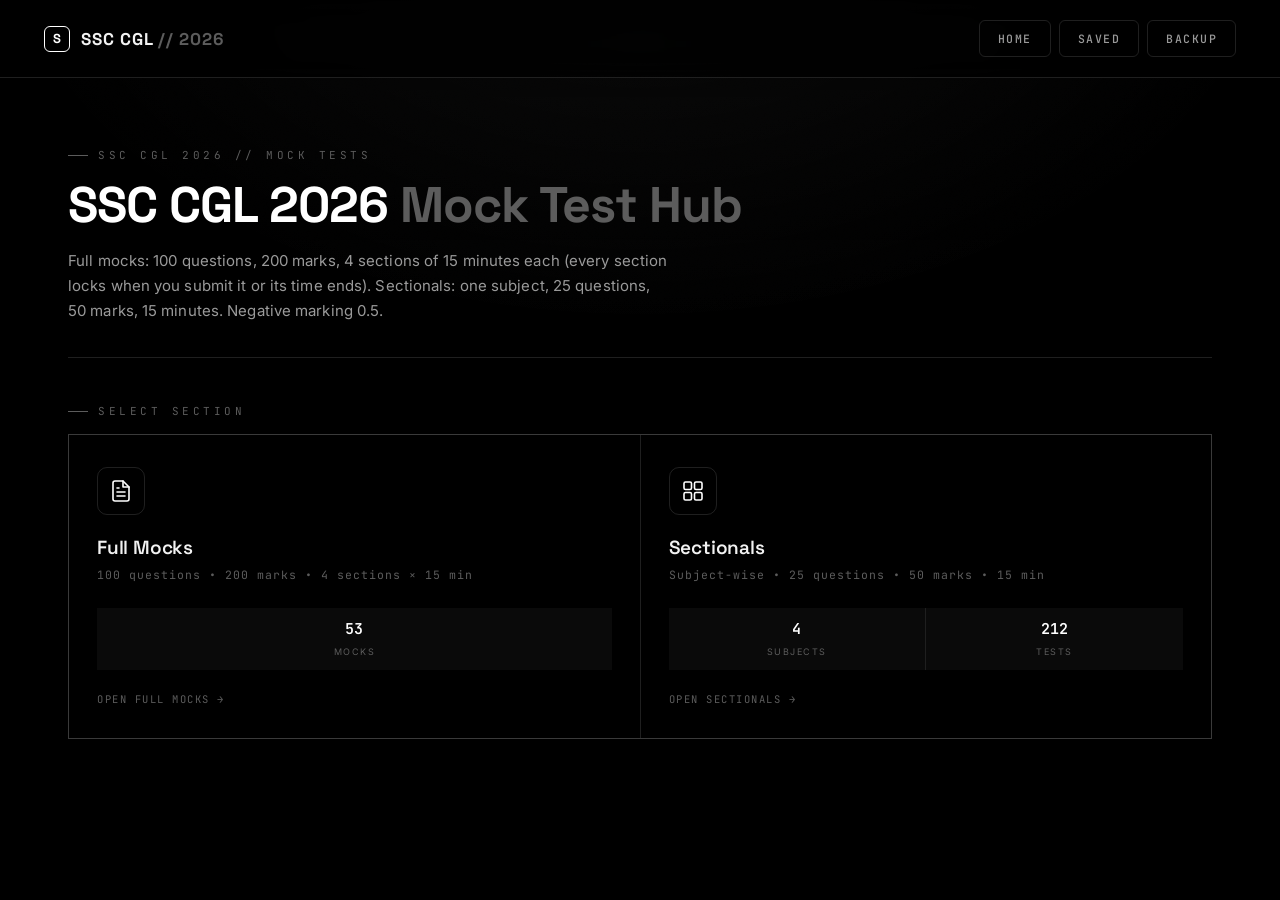
<file: index.html>
<!DOCTYPE html>
<html lang="en">
<head>
<meta charset="UTF-8">
<meta name="referrer" content="no-referrer">
<meta name="viewport" content="width=device-width, initial-scale=1.0">
<title>SSC CGL 2026 // MOCK TEST HUB | THE SSC SCHOLARS OFFICIAL</title>
<link rel="preconnect" href="https://fonts.googleapis.com">
<link href="https://fonts.googleapis.com/css2?family=Space+Grotesk:wght@400;500;600;700&family=Inter:wght@400;500;600;700&family=JetBrains+Mono:wght@400;500;600;700&display=swap" rel="stylesheet">
<style>
:root{
  --bg:#000000; --panel:#0a0a0a; --panel-2:#111111; --panel-3:#161616;
  --white:#ffffff; --text:#f2f2f2; --text-dim:#9a9a9a; --text-faint:#5c5c5c;
  --border:rgba(255,255,255,0.12); --border-strong:rgba(255,255,255,0.4); --border-hover:rgba(255,255,255,0.55);
}
*{box-sizing:border-box; margin:0; padding:0;}
html{scroll-behavior:smooth;}
body{background:var(--bg); color:var(--text); font-family:'Inter',sans-serif; min-height:100vh; position:relative; overflow-x:hidden;}
::selection{background:var(--white); color:#000;}
::-webkit-scrollbar{width:8px;}
::-webkit-scrollbar-track{background:var(--bg);}
::-webkit-scrollbar-thumb{background:#2a2a2a; border-radius:5px;}
::-webkit-scrollbar-thumb:hover{background:#3a3a3a;}
a{color:inherit; text-decoration:none;}
body::before{content:''; position:fixed; inset:0; z-index:0; pointer-events:none;
  background:radial-gradient(ellipse 1100px 700px at 50% -10%, rgba(255,255,255,0.05), transparent 60%);}
.grain{position:fixed; inset:0; z-index:1; pointer-events:none; opacity:0.035; mix-blend-mode:overlay;
  background-image:url("data:image/svg+xml,%3Csvg xmlns='http://www.w3.org/2000/svg' width='120' height='120'%3E%3Cfilter id='n'%3E%3CfeTurbulence type='fractalNoise' baseFrequency='0.9' numOctaves='2' stitchTiles='stitch'/%3E%3C/filter%3E%3Crect width='100%25' height='100%25' filter='url(%23n)'/%3E%3C/svg%3E");}
.vignette{position:fixed; inset:0; z-index:1; pointer-events:none; box-shadow:inset 0 0 200px rgba(0,0,0,0.8);}

#app{position:relative; z-index:5; min-height:100vh; display:flex; flex-direction:column;}
#topbar{display:flex; align-items:center; justify-content:space-between; padding:20px clamp(18px,4vw,44px);
  border-bottom:1px solid var(--border); background:rgba(0,0,0,0.7); backdrop-filter:blur(14px); position:sticky; top:0; z-index:30;}
.brand{display:flex; align-items:center; gap:11px; cursor:pointer; user-select:none;}
.brand-mark{width:26px; height:26px; border:1.5px solid var(--white); border-radius:6px; display:flex; align-items:center; justify-content:center;}
.brand-mark::after{content:'S'; font-family:'Space Grotesk',sans-serif; font-weight:700; font-size:13px; color:var(--white);}
.brand-text{font-family:'Space Grotesk',sans-serif; font-weight:700; font-size:17px; letter-spacing:1px; color:var(--text);}
.brand-text span{color:var(--text-faint);}
.chip-btn{font-family:'JetBrains Mono',monospace; font-weight:500; font-size:11.5px; letter-spacing:1.5px; color:var(--text-dim);
  background:transparent; border:1px solid var(--border); padding:10px 18px; border-radius:6px; cursor:pointer; text-transform:uppercase; transition:all .2s ease;}
.chip-btn:hover{border-color:var(--border-hover); color:var(--white); background:rgba(255,255,255,0.04);}

main#viewport{flex:1; padding:clamp(20px,4vw,50px) clamp(16px,4vw,28px) 90px; max-width:1200px; width:100%; margin:0 auto;}
.view{display:none;}
.view.active{display:block; animation:viewin .4s ease;}
@keyframes viewin{from{opacity:0; transform:translateY(10px);} to{opacity:1; transform:translateY(0);}}

.eyebrow{font-family:'JetBrains Mono',monospace; font-size:11px; color:var(--text-faint); letter-spacing:3.5px; text-transform:uppercase; margin-bottom:16px; display:flex; align-items:center; gap:10px;}
.eyebrow::before{content:''; width:20px; height:1px; background:var(--text-faint);}
.hero-title{font-family:'Space Grotesk',sans-serif; font-weight:700; font-size:clamp(30px,5.4vw,50px); letter-spacing:-1px; line-height:1.1; color:var(--white);}
.hero-title .dim{color:var(--text-faint);}
.hero-sub{color:var(--text-dim); font-size:15px; letter-spacing:0.1px; margin-top:16px; max-width:600px; line-height:1.65;}
.hero-wrap{padding:20px 0 8px; border-bottom:1px solid var(--border); margin-bottom:46px; padding-bottom:34px;}

.cat-grid{display:grid; grid-template-columns:repeat(auto-fit,minmax(260px,1fr)); gap:1px; background:var(--border); border:1px solid var(--border);}
.cat-card{position:relative; cursor:pointer; background:var(--bg); transition:background .2s ease; display:block;}
.cat-card:hover{background:var(--panel-2);}
.cat-card-inner{position:relative; padding:32px 28px; height:100%;}
.cat-icon-wrap{width:48px; height:48px; border-radius:10px; display:flex; align-items:center; justify-content:center; border:1px solid var(--border); transition:border-color .2s ease;}
.cat-card:hover .cat-icon-wrap{border-color:var(--border-hover);}
.cat-icon-wrap svg{width:24px; height:24px;}
.cat-title{font-family:'Space Grotesk',sans-serif; font-weight:600; font-size:19px; margin-top:20px; letter-spacing:-0.2px;}
.cat-sub{color:var(--text-faint); font-size:11.5px; margin-top:6px; font-family:'JetBrains Mono',monospace; letter-spacing:1px; line-height:1.5;}
.cat-stats{display:flex; gap:1px; margin-top:24px; background:var(--border);}
.stat-pill{flex:1; background:var(--panel); padding:11px 8px; text-align:center;}
.stat-pill b{display:block; font-family:'JetBrains Mono',monospace; font-size:15px; color:var(--white); font-weight:600;}
.stat-pill span{font-size:9px; color:var(--text-faint); letter-spacing:1.5px; text-transform:uppercase;}
.cat-cta{margin-top:22px; display:flex; align-items:center; gap:8px; font-family:'JetBrains Mono',monospace; font-size:10.5px; color:var(--text-faint); letter-spacing:1.5px; text-transform:uppercase; transition:all .2s ease;}
.cat-card:hover .cat-cta{color:var(--white); gap:12px;}

.back-link{display:inline-flex; align-items:center; gap:8px; color:var(--text-dim); font-size:11.5px; cursor:pointer; margin-bottom:26px; letter-spacing:1.5px; text-transform:uppercase; font-weight:500; transition:color .2s ease; font-family:'JetBrains Mono',monospace; background:none; border:none;}
.back-link:hover{color:var(--white);}

.crumbs{font-family:'JetBrains Mono',monospace; font-size:10.5px; letter-spacing:1.5px; text-transform:uppercase; color:var(--text-faint); margin-bottom:16px;}
.crumbs b{color:var(--text-dim); font-weight:500;}

.shift-grid{display:grid; grid-template-columns:repeat(auto-fill,minmax(210px,1fr)); gap:1px; background:var(--border); border:1px solid var(--border); margin-top:34px;}
.shift-card{background:var(--bg); padding:22px; cursor:pointer; transition:background .2s ease; position:relative; display:block;}
.shift-card:hover{background:var(--panel-2);}
.shift-set{font-family:'JetBrains Mono',monospace; font-size:10px; color:var(--text-faint); letter-spacing:2px; text-transform:uppercase;}
.shift-name{font-family:'Space Grotesk',sans-serif; font-weight:600; font-size:18px; margin-top:10px; letter-spacing:-0.2px;}
.shift-date{font-size:11.5px; color:var(--text-dim); margin-top:8px; font-family:'JetBrains Mono',monospace; letter-spacing:0.5px;}
.shift-cta{margin-top:16px; display:flex; align-items:center; gap:7px; font-family:'JetBrains Mono',monospace; font-size:10px; color:var(--text-faint); letter-spacing:1.5px; text-transform:uppercase; transition:all .2s ease;}
.shift-card:hover .shift-cta{color:var(--white); gap:11px;}

.empty{margin-top:34px; border:1px dashed var(--border-strong); padding:56px 24px; text-align:center;}
.empty b{display:block; font-family:'Space Grotesk',sans-serif; font-size:20px; color:var(--white); font-weight:600;}
.empty span{display:block; margin-top:10px; font-family:'JetBrains Mono',monospace; font-size:11px; letter-spacing:1.5px; text-transform:uppercase; color:var(--text-faint);}

@media (prefers-reduced-motion:reduce){*{animation-duration:0.01ms !important; animation-iteration-count:1 !important; transition-duration:0.01ms !important;}}

/* ---- added: nav buttons, status, filter, attempts ---- */
.nav-btns{display:flex; gap:8px; align-items:center; flex-wrap:wrap; justify-content:flex-end;}
a.chip-btn{display:inline-block;}
.shift-card{padding:0; display:flex; flex-direction:column;}
.shift-link{display:block; padding:22px 22px 16px; flex:1;}
.shift-info{font-family:'JetBrains Mono',monospace; font-size:10px; color:var(--text-faint); letter-spacing:1.2px; margin-top:12px; text-transform:uppercase;}
.shift-status{margin-top:12px; font-family:'JetBrains Mono',monospace; font-size:11px; letter-spacing:.6px; color:var(--text-faint);}
.shift-status.done{color:#7fe0ae;}
.shift-status.progress{color:#ffd37a;}
.shift-card:hover .shift-cta{color:var(--white); gap:11px;}
.shift-card select{width:calc(100% - 44px); margin:0 22px 18px; background:var(--panel); color:var(--text-dim); border:1px solid var(--border); border-radius:6px; padding:8px 10px; font-family:'JetBrains Mono',monospace; font-size:10.5px; letter-spacing:.8px; cursor:pointer;}
.shift-card select:hover{border-color:var(--border-hover); color:var(--white);}
.shift-card select option{background:#0a0a0a; color:var(--text);}
.list-tools{display:flex; flex-wrap:wrap; gap:14px; align-items:center; justify-content:space-between; margin-top:26px;}
.seg{display:inline-flex; border:1px solid var(--border); border-radius:6px; padding:3px; gap:3px; background:var(--panel);}
.seg button{font-family:'JetBrains Mono',monospace; font-size:11.5px; letter-spacing:1.2px; font-weight:500; color:var(--text-dim); background:transparent; border:0; border-radius:4px; padding:9px 15px; cursor:pointer; transition:color .2s ease, background .2s ease; text-transform:uppercase;}
.seg button:hover:not([aria-pressed="true"]){color:var(--white); background:rgba(255,255,255,0.05);}
.seg button[aria-pressed="true"]{background:var(--white); color:#000; font-weight:700;}
.list-rule{font-family:'JetBrains Mono',monospace; font-size:10.5px; letter-spacing:1.3px; color:var(--text-faint); text-transform:uppercase;}
.empty.err{border-style:solid;}
@media (max-width:560px){ #topbar{flex-wrap:wrap; gap:12px;} .brand-text{font-size:15px;} }
</style>
</head>
<body>
<div class="grain"></div>
<div class="vignette"></div>

<div id="app">
  <header id="topbar">
    <div class="brand" onclick="go('')">
      <div class="brand-mark"></div>
      <div class="brand-text">SSC CGL<span> // 2026</span></div>
    </div>
    <div class="nav-btns">
      <button class="chip-btn" onclick="go('')">Home</button>
      <a class="chip-btn" href="saved.html">Saved<span id="savedCount"></span></a>
      <button class="chip-btn" id="backupBtn" type="button">Backup</button>
    </div>
  </header>

  <main id="viewport">
    <!-- HOME -->
    <section id="view-home" class="view active">
      <div class="hero-wrap">
        <div class="eyebrow">SSC CGL 2026 // Mock tests</div>
        <h1 class="hero-title">SSC CGL 2026 <span class="dim">Mock Test Hub</span></h1>
        <p class="hero-sub">Full mocks: 100 questions, 200 marks, 4 sections of 15 minutes each (every section locks when you submit it or its time ends). Sectionals: one subject, 25 questions, 50 marks, 15 minutes. Negative marking 0.5.</p>
      </div>
      <div class="eyebrow">Select section</div>
      <div class="cat-grid" id="homeGrid"></div>
    </section>

    <!-- SECTIONAL SUBJECTS -->
    <section id="view-subjects" class="view">
      <button class="back-link" onclick="go('')">&larr; Back to home</button>
      <div class="eyebrow">Sectionals</div>
      <h1 class="hero-title" style="font-size:clamp(24px,4vw,34px);">Sectionals — Select Subject</h1>
      <p class="hero-sub" id="subSub"></p>
      <div style="margin-top:34px" class="cat-grid" id="subjectGrid"></div>
    </section>

    <!-- MOCK LIST (used by Full Mocks and each sectional subject) -->
    <section id="view-list" class="view">
      <button class="back-link" id="listBack">&larr; Back</button>
      <div class="crumbs" id="listCrumbs"></div>
      <h1 class="hero-title" style="font-size:clamp(24px,4vw,34px);" id="listTitle"></h1>
      <p class="hero-sub" id="listSub"></p>
      <div class="list-tools"><div class="seg" id="filterSeg" role="group" aria-label="Filter tests"></div><div class="list-rule" id="listRule"></div></div>
      <div id="listBody"></div>
    </section>
  </main>
</div>

<script src="assets/config.js"></script>
<script src="assets/common.js"></script>
<script>
/* ============ DATA ============
   Everything comes from data/index.js (made by tools/build_data.py from the big JSON).
   Full mock  : test.html?y=2026&s=Full&id=<set id>        (4 sections x 25 Q, each 15 min, locked in order)
   Sectional  : test.html?y=2026&s=MATH&id=<set id>        (one subject, 25 Q, 15 min)             */
const H = window.HubCommon, CFG = window.HUB_CONFIG, YEAR = CFG.year;
let TESTS = [];          // manifest entries, oldest first
let LOAD_ERR = null;

/* hub key -> JSON section key */
const SUBJECTS = {
  English:{key:'ENGLISH', label:'English', sub:CFG.sections.ENGLISH.sub,
    icon:`<svg viewBox="0 0 24 24" fill="none" stroke="#fff" stroke-width="1.6" stroke-linecap="round" stroke-linejoin="round"><path d="M4 19.5A2.5 2.5 0 0 1 6.5 17H20"/><path d="M6.5 2H20v20H6.5A2.5 2.5 0 0 1 4 19.5v-15A2.5 2.5 0 0 1 6.5 2z"/></svg>`},
  Maths:{key:'MATH', label:'Maths', sub:CFG.sections.MATH.sub,
    icon:`<svg viewBox="0 0 24 24" fill="none" stroke="#fff" stroke-width="1.6" stroke-linecap="round" stroke-linejoin="round"><rect x="4" y="2.5" width="16" height="19" rx="2"/><path d="M8 7h8M8 12h.01M12 12h.01M16 12h.01M8 16h.01M12 16h.01M16 16h.01"/></svg>`},
  GS:{key:'GK', label:'GK / GS', sub:CFG.sections.GK.sub,
    icon:`<svg viewBox="0 0 24 24" fill="none" stroke="#fff" stroke-width="1.6" stroke-linecap="round" stroke-linejoin="round"><circle cx="12" cy="12" r="9"/><path d="M3 12h18M12 3c2.5 2.5 3.8 5.8 3.8 9s-1.3 6.5-3.8 9c-2.5-2.5-3.8-5.8-3.8-9S9.5 5.5 12 3z"/></svg>`},
  Reasoning:{key:'REASONING', label:'Reasoning', sub:CFG.sections.REASONING.sub,
    icon:`<svg viewBox="0 0 24 24" fill="none" stroke="#fff" stroke-width="1.6" stroke-linecap="round" stroke-linejoin="round"><path d="M4 12h4M16 12h4"/><path d="M4 12l3-3M4 12l3 3M20 12l-3-3M20 12l-3 3"/><circle cx="12" cy="12" r="2.4"/></svg>`}
};
const SUBJECT_ORDER = ['English','Maths','GS','Reasoning'];

const HOME_CARDS = [
  {key:'full', label:'Full Mocks', sub:'100 questions \u2022 200 marks \u2022 4 sections \u00d7 15 min',
   icon:`<svg viewBox="0 0 24 24" fill="none" stroke="#fff" stroke-width="1.6" stroke-linecap="round" stroke-linejoin="round"><path d="M14 2H6a2 2 0 0 0-2 2v16a2 2 0 0 0 2 2h12a2 2 0 0 0 2-2V8z"/><path d="M14 2v6h6"/><path d="M8 13h8M8 17h8M8 9h2"/></svg>`,
   count:()=>TESTS.length, unit:'Mocks', cta:'Open full mocks'},
  {key:'sectionals', label:'Sectionals', sub:'Subject-wise \u2022 25 questions \u2022 50 marks \u2022 15 min',
   icon:`<svg viewBox="0 0 24 24" fill="none" stroke="#fff" stroke-width="1.6" stroke-linecap="round" stroke-linejoin="round"><rect x="3" y="3" width="7.5" height="7.5" rx="1.5"/><rect x="13.5" y="3" width="7.5" height="7.5" rx="1.5"/><rect x="3" y="13.5" width="7.5" height="7.5" rx="1.5"/><rect x="13.5" y="13.5" width="7.5" height="7.5" rx="1.5"/></svg>`,
   count:()=>TESTS.length*SUBJECT_ORDER.length, unit:'Tests', cta:'Open sectionals', extra:{n:SUBJECT_ORDER.length, unit:'Subjects'}}
];

const pad = n => String(n).padStart(2,'0');
const esc = s => String(s).replace(/[&<>"]/g, c=>({'&':'&amp;','<':'&lt;','>':'&gt;','"':'&quot;'}[c]));
const mmss = sec => { sec = Math.max(0, Math.round(sec||0)); return Math.floor(sec/60)+':'+pad(sec%60); };

function switchView(id){
  document.querySelectorAll('.view').forEach(v=>v.classList.remove('active'));
  document.getElementById(id).classList.add('active');
  window.scrollTo({top:0, behavior:'smooth'});
}
function testUrl(subjKey, id, extra){
  return 'test.html?y='+encodeURIComponent(YEAR)+'&s='+encodeURIComponent(subjKey)+'&id='+encodeURIComponent(id)+(extra||'');
}

/* ============ ROUTING (hash based, works on GitHub Pages) ============
   #/                      home
   #/full                  full mocks list
   #/sectionals            subject cards
   #/sectionals/English    mocks of that subject */
function go(path){ location.hash = path ? '#/'+path : '#/'; }
let FILTER = 'all';
function route(){
  const [a, b] = location.hash.replace(/^#\/?/,'').split('/').filter(Boolean);
  if(a === 'full') return renderList('full');
  if(a === 'sectionals' && b && SUBJECTS[b]) return renderList('sectionals', b);
  if(a === 'sectionals') return renderSubjects();
  renderHome();
}
function showLoadState(){
  if(TESTS.length || !LOAD_ERR) return false;
  const d = H.describeError(LOAD_ERR);
  const box = `<div class="empty err" style="grid-column:1/-1"><b>${esc(d.msg)}</b><span>${esc(d.sub)}</span></div>`;
  document.getElementById('homeGrid').innerHTML = box;
  document.getElementById('subjectGrid').innerHTML = box;
  document.getElementById('listBody').innerHTML = box;
  return true;
}

/* ============ HOME ============ */
function renderHome(){
  document.getElementById('homeGrid').innerHTML = HOME_CARDS.map(c=>{
    const stats = c.extra
      ? `<div class="stat-pill"><b>${c.extra.n}</b><span>${c.extra.unit}</span></div><div class="stat-pill"><b>${c.count()}</b><span>${c.unit}</span></div>`
      : `<div class="stat-pill"><b>${c.count()}</b><span>${c.unit}</span></div>`;
    return `
      <a class="cat-card" href="#/${c.key}">
        <div class="cat-card-inner">
          <div class="cat-icon-wrap">${c.icon}</div>
          <div class="cat-title">${c.label}</div>
          <div class="cat-sub">${c.sub}</div>
          <div class="cat-stats">${stats}</div>
          <div class="cat-cta">${c.cta} &rarr;</div>
        </div>
      </a>`;
  }).join('');
  if(!TESTS.length) showLoadState();
  switchView('view-home');
}

/* ============ SECTIONAL SUBJECTS ============ */
function renderSubjects(){
  document.getElementById('subSub').textContent = 'Choose a subject to see its sectional tests.';
  document.getElementById('subjectGrid').innerHTML = SUBJECT_ORDER.map(sk=>{
    const s = SUBJECTS[sk];
    const done = TESTS.filter(t=>{ const st = H.readStatus(YEAR, s.key, t.id); return st && st.kind==='done'; }).length;
    return `
      <a class="cat-card" href="#/sectionals/${sk}">
        <div class="cat-card-inner">
          <div class="cat-icon-wrap">${s.icon}</div>
          <div class="cat-title">${s.label}</div>
          <div class="cat-sub">${esc(s.sub)}</div>
          <div class="cat-stats">
            <div class="stat-pill"><b>${TESTS.length}</b><span>Tests</span></div>
            <div class="stat-pill"><b>${done}</b><span>Attempted</span></div>
          </div>
          <div class="cat-cta">Open subject &rarr;</div>
        </div>
      </a>`;
  }).join('');
  if(!TESTS.length) showLoadState();
  switchView('view-subjects');
}

/* ============ MOCK LIST ============ */
function renderList(kind, sk){
  const isFull = kind === 'full';
  const subjKey = isFull ? 'Full' : SUBJECTS[sk].key;
  const title = isFull ? 'Full Mocks' : SUBJECTS[sk].label;

  document.getElementById('listBack').onclick = ()=> go(isFull ? '' : 'sectionals');
  document.getElementById('listBack').innerHTML = isFull ? '&larr; Back to home' : '&larr; Back to subjects';
  document.getElementById('listCrumbs').innerHTML = isFull ? '<b>FULL MOCKS</b>' : `<b>SECTIONALS</b> / <b>${esc(title.toUpperCase())}</b>`;
  document.getElementById('listTitle').textContent = isFull ? 'Full Mocks \u2014 Select Test' : `${title} \u2014 Select Test`;
  document.getElementById('listSub').textContent = TESTS.length ? `${TESTS.length} test${TESTS.length>1?'s':''} available.` : '';

  const sum0 = TESTS.length ? H.summaryOf(TESTS[0], subjKey) : null;
  document.getElementById('listRule').textContent = sum0
    ? `${sum0.questions} Q \u2022 ${Math.round(sum0.seconds/60)} min \u2022 ${sum0.marks} marks \u2022 -${TESTS[0].marking.negative} negative`
    : '';

  const seg = document.getElementById('filterSeg');
  seg.innerHTML = [['all','All'],['new','Not attempted'],['done','Attempted']].map(f=>
    `<button type="button" data-f="${f[0]}" aria-pressed="${FILTER===f[0]}">${f[1]}</button>`).join('');
  seg.querySelectorAll('button').forEach(b=> b.onclick = ()=>{ FILTER = b.dataset.f; renderList(kind, sk); });

  const body = document.getElementById('listBody');
  if(!TESTS.length){ if(!showLoadState()) body.innerHTML = `<div class="empty"><b>No tests added yet</b><span>New tests will appear here soon</span></div>`; switchView('view-list'); return; }

  const rows = TESTS.map((t,i)=>({t, no:i+1, st:H.readStatus(YEAR, subjKey, t.id)}))
    .filter(r=> FILTER==='all' || (FILTER==='done' ? (r.st && r.st.kind==='done') : !(r.st && r.st.kind==='done')));

  body.innerHTML = rows.length ? `<div class="shift-grid">${rows.map(r=>{
      const t = r.t, st = r.st, sum = H.summaryOf(t, subjKey);
      let stat, cta, extra = '';
      if(st && st.kind==='done'){ stat = `<div class="shift-status done">Scored ${st.score} / ${st.max}</div>`; cta = 'Start new test'; extra = '&new=1'; }
      else if(st && st.kind==='progress'){
        const key = isFull ? t.order[st.sec||0] : subjKey;
        stat = `<div class="shift-status progress">In progress \u2022 ${esc(H.secDef(key).short)} \u2022 ${mmss(st.left)} left</div>`; cta = 'Resume test';
      } else { stat = `<div class="shift-status">Not attempted</div>`; cta = 'Start test'; }
      const atts = H.getAttempts(YEAR, subjKey, t.id);
      const sel = atts.length ? `<select class="att-sel" data-id="${esc(t.id)}" aria-label="Review a past attempt"><option value="">Attempts (${atts.length})</option>${
        atts.map((a,k)=>`<option value="${esc(a.id)}">Attempt ${k+1} \u2013 ${esc(H.fmtAttemptDate(a.at))}</option>`).join('')}</select>` : '';
      return `
        <div class="shift-card">
          <a class="shift-link" href="${testUrl(subjKey, t.id, extra)}" target="_blank" rel="noopener">
            <div class="shift-set">Set ${pad(r.no)}</div>
            <div class="shift-name">${esc(t.title)}</div>
            <div class="shift-date">${esc(t.meta)}</div>
            <div class="shift-info">${sum.questions} Q \u2022 ${Math.round(sum.seconds/60)} min \u2022 ${sum.marks} marks</div>
            ${stat}
            <div class="shift-cta">${cta} &rarr;</div>
          </a>${sel}
        </div>`;
    }).join('')}</div>`
    : `<div class="empty"><b>Nothing here</b><span>No tests match this filter</span></div>`;

  body.querySelectorAll('select.att-sel').forEach(sel=> sel.addEventListener('change', function(){
    const id = this.value, tid = this.dataset.id; this.value = ''; if(!id) return;
    const u = testUrl(subjKey, tid, '&attempt='+encodeURIComponent(id));
    const w = window.open(u, '_blank', 'noopener'); if(!w) location.href = u;
  }));
  switchView('view-list');
}

function savedCount(){ const n = H.countSaved(), b = document.getElementById('savedCount'); if(b) b.textContent = n ? ' ('+n+')' : ''; }
function refresh(){ savedCount(); if(TESTS.length) route(); }

window.addEventListener('hashchange', route);
window.addEventListener('focus', refresh);
window.addEventListener('storage', refresh);
document.addEventListener('visibilitychange', ()=>{ if(!document.hidden) refresh(); });
savedCount();
route();
H.loadIndex().then(idx=>{ TESTS = idx.tests || []; route(); })
  .catch(e=>{ LOAD_ERR = e; route(); });
</script>
<script src="assets/backup.js"></script>
</body>
</html>
</file>
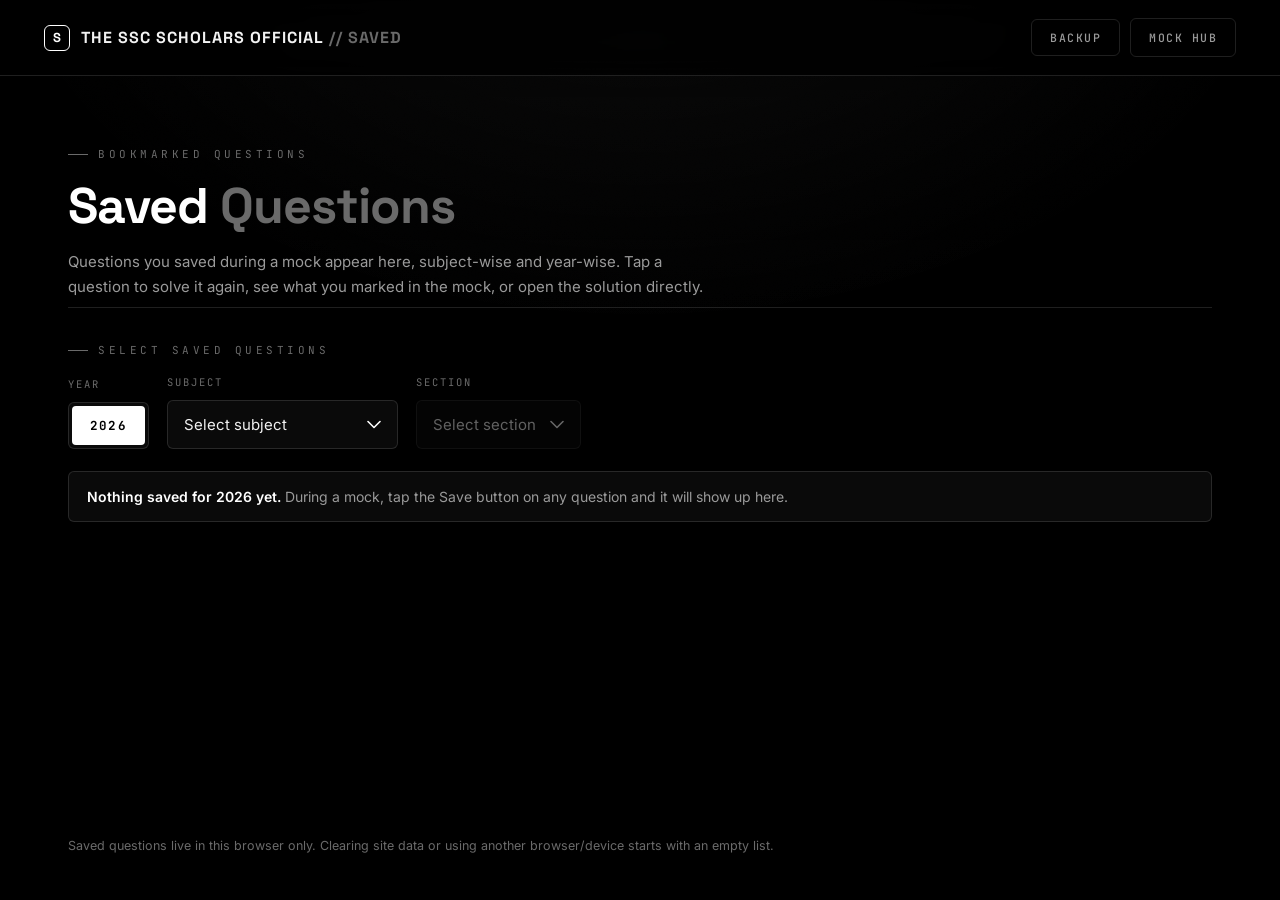
<file: saved.html>
<!DOCTYPE html>
<html lang="en">
<head>
<meta charset="UTF-8">
<meta name="referrer" content="no-referrer">
<meta name="viewport" content="width=device-width, initial-scale=1.0">
<title>Saved Questions | THE SSC SCHOLARS OFFICIAL</title>
<link rel="preconnect" href="https://fonts.googleapis.com">
<link rel="preconnect" href="https://fonts.gstatic.com" crossorigin>
<link href="https://fonts.googleapis.com/css2?family=Space+Grotesk:wght@400;500;600;700&family=Inter:wght@400;500;600;700&family=JetBrains+Mono:wght@400;500;600;700&family=Noto+Sans+Devanagari:wght@400;500;600&display=swap" rel="stylesheet">
<link rel="stylesheet" href="assets/hub.css">
<link rel="stylesheet" href="assets/saved.css">
<link rel="stylesheet" href="assets/vendor/katex/katex.min.css">
</head>
<body>
<div class="grain"></div>
<div class="vignette"></div>

<div id="app">
  <header id="topbar">
    <a class="brand" href="./" aria-label="THE SSC SCHOLARS OFFICIAL, Mock Test Hub">
      <span class="brand-mark" aria-hidden="true"></span>
      <span class="brand-text">THE SSC SCHOLARS OFFICIAL<span class="brand-dim"> // SAVED</span></span>
    </a>
    <div class="nav-btns">
      <button class="chip-btn" id="backupBtn" type="button">Backup</button>
      <a class="chip-btn" href="index.html">Mock Hub</a>
    </div>
  </header>

  <main id="viewport">
    <section class="hero-wrap sv-hero">
      <div class="eyebrow">Bookmarked questions</div>
      <h1 class="hero-title">Saved <span class="dim">Questions</span></h1>
      <p class="hero-sub">Questions you saved during a mock appear here, subject-wise and year-wise. Tap a question to solve it again, see what you marked in the mock, or open the solution directly.</p>
    </section>

    <div class="eyebrow">Select saved questions</div>
    <section class="picker" aria-label="Select saved questions">
      <div class="field">
        <span class="lbl" id="yearLbl">Year</span>
        <div class="seg" id="yearSeg" role="group" aria-labelledby="yearLbl"></div>
      </div>
      <div class="field">
        <label class="lbl" for="selSubject">Subject</label>
        <select id="selSubject"></select>
      </div>
      <div class="field">
        <label class="lbl" for="selChapter">Section</label>
        <select id="selChapter" disabled></select>
      </div>
    </section>

    <div id="svNote" class="note" role="status"></div>

    <section id="listView" hidden>
      <h2 class="sv-list-title" id="listTitle"></h2>
      <div class="sv-list" id="qList"></div>
    </section>
  </main>

  <footer class="foot"><span>Saved questions live in this browser only. Clearing site data or using another browser/device starts with an empty list.</span></footer>
</div>

<!-- viewer -->
<div id="viewer" hidden>
  <div class="v-bar">
    <button type="button" class="v-btn" id="vClose">&larr; Back</button>
    <div class="v-count" id="vCount"></div>
    <select id="vLang" class="v-lang" hidden>
      <option value="en">English</option><option value="hi">Hindi</option><option value="bi">EN + HI</option>
    </select>
    <button type="button" class="v-btn" id="vPrev">&lsaquo; Prev</button>
    <button type="button" class="v-btn pri" id="vNext">Next &rsaquo;</button>
  </div>
  <div class="v-scroll">
    <div class="v-card">
      <div class="v-meta" id="vMeta"></div>
      <div class="v-mock" id="vMock"></div>
      <div id="vLoad" class="v-load">Loading question...</div>
      <div id="vBody" hidden>
        <div class="v-q" id="vQ"></div>
        <div class="v-qimg" id="vQImg"></div>
        <div class="v-opts" id="vOpts"></div>
        <div class="v-fb" id="vFb"></div>
        <div class="v-expl" id="vExpl" hidden></div>
      </div>
      <div class="v-tools">
        <button type="button" class="v-tool" id="tMine">My mock answer</button>
        <button type="button" class="v-tool" id="tSol">Show solution</button>
        <button type="button" class="v-tool" id="tReset">Try again</button>
        <button type="button" class="v-tool danger" id="tRemove">Remove from Saved</button>
      </div>
    </div>
  </div>
</div>
<div class="sv-toast" id="svToast"></div>

<script src="assets/vendor/katex/katex.min.js"></script>
<script src="assets/vendor/katex/contrib/auto-render.min.js"></script>
<script src="assets/config.js"></script>
<script src="assets/common.js"></script>
<script src="assets/saved.js"></script>
<script src="assets/backup.js"></script>
</body>
</html>
</file>
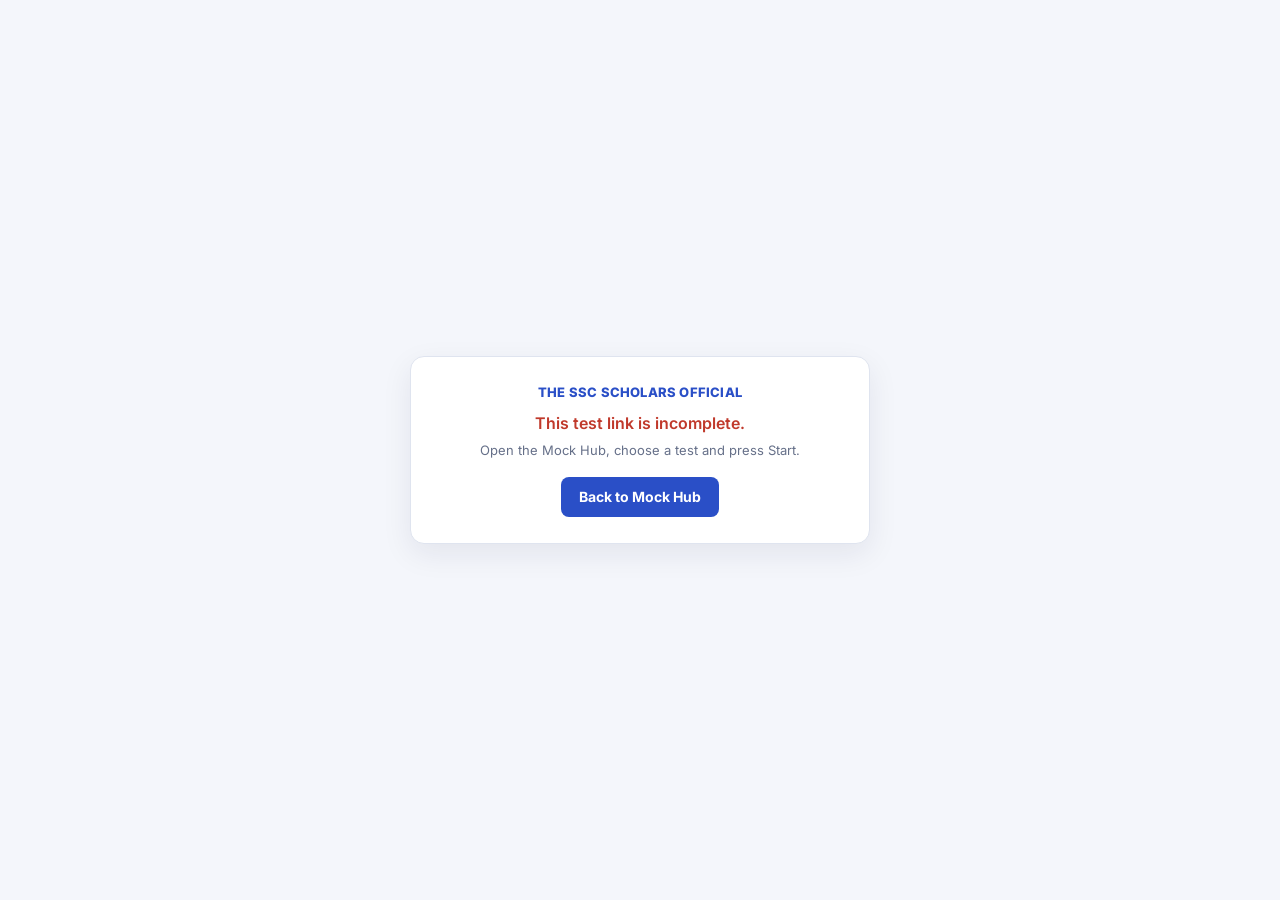
<file: test.html>
<!DOCTYPE html>
<html lang="en">
<head>
<meta charset="UTF-8">
<meta name="referrer" content="no-referrer">
<title>SSC CGL 2026 Mock | THE SSC SCHOLARS OFFICIAL</title>
<meta name="viewport" content="width=device-width, initial-scale=1, maximum-scale=1, viewport-fit=cover">
<meta name="theme-color" content="#ffffff">
<script>
  /* apply saved theme before paint (no white flash in dark mode) */
  (function(){ try{ if(localStorage.getItem("sscscholars_theme")==="dark") document.documentElement.setAttribute("data-theme","dark"); }catch(e){} })();
</script>
<link rel="preconnect" href="https://fonts.googleapis.com">
<link rel="preconnect" href="https://fonts.gstatic.com" crossorigin>
<link href="https://fonts.googleapis.com/css2?family=Inter:wght@400;500;600;700;800&family=Noto+Sans+Devanagari:wght@400;500;600&display=swap" rel="stylesheet">
<link rel="stylesheet" href="assets/test.css">
</head>
<body>

<!-- ============ LOADING / ERROR ============ -->
<div id="loadingScreen">
  <div class="lbox">
    <div class="lbrand">THE SSC SCHOLARS OFFICIAL</div>
    <div class="lmsg" id="loadMsg">Loading test...</div>
    <div class="lsub" id="loadSub"></div>
    <div class="lbar"><i></i></div>
    <a class="lback" id="loadBack" href="index.html" style="display:none">Back to Mock Hub</a>
  </div>
</div>

<!-- ============ INSTRUCTIONS (2 pages, like the real exam) ============ -->
<div id="welcomePage" class="screen">
  <header class="ws-bar">
    <a class="ws-back" href="index.html" aria-label="Back to Mock Hub">&#8249;</a>
    <div class="brand"><span class="logo">SS</span><span class="brandname">THE SSC SCHOLARS OFFICIAL</span></div>
    <div class="ws-title" id="wsHeaderTitle"></div>
    <div class="ws-right">
      <button type="button" class="icon-btn" onclick="toggleDark()" aria-label="Dark mode" title="Dark mode"><span class="ic-theme">&#9790;</span></button>
    </div>
  </header>

  <!-- page 1 -->
  <div class="ws-page active" id="wsPage1">
    <div class="ws-scroll">
      <div class="ws-card">
        <div class="ws-h">Instructions, Terms &amp; Conditions</div>

        <div class="ws-frame">
          <div class="ws-fh">Exam Overview</div>
          <div class="ws-fb">
            <div class="ov-grid">
              <div class="ov"><span>Total Duration</span><b><i id="ovTime">-</i> Minutes</b></div>
              <div class="ov"><span>Total Questions</span><b id="ovQ">-</b></div>
              <div class="ov"><span>Correct Marks</span><b class="g" id="ovCor">-</b></div>
              <div class="ov"><span>Negative Marking</span><b class="r" id="ovNeg">-</b></div>
            </div>
            <div class="tbl-scroll">
              <table class="ws-table">
                <thead><tr><th>No.</th><th>Section Name</th><th>Questions</th><th>Time</th><th>Marks</th><th>Negative</th></tr></thead>
                <tbody id="ovRows"></tbody>
              </table>
            </div>
          </div>
        </div>

        <div class="ws-frame">
          <div class="ws-fh">General Instructions</div>
          <div class="ws-fb ws-instr">
            <ol>
              <li id="insIntro">This is a <b>full mock in the Mains pattern</b> with sections in a fixed order: Maths, Reasoning, English, General Awareness, Computer. <b>Every section has its own timer</b> (shown top right) and starts only when you begin that section.</li>
              <li id="insSec">You can move freely between the questions of the <b>current section only</b>. To go to the next section you must press <b>Submit Section</b>, or wait until the section timer ends &mdash; then the section is <b>submitted automatically</b>. A submitted section <b>cannot be opened again</b>, and you cannot jump ahead to a later section.</li>
              <li id="insComp">The <b>Computer</b> section is qualifying: its marks are shown separately and are <b>not added</b> to the main-paper total. It is the last section, so it has the <b>Submit Test</b> button.</li>
              <li>The question palette on the right shows the status of each question using the symbols explained on the next page.</li>
              <li>Click on the number of a question in the palette to go to it directly. <b>Your answer to the question you are leaving is not saved</b> unless you press <b>Save &amp; Next</b> or <b>Mark for Review</b> first.</li>
              <li>To select an answer, click the radio button next to the option. To deselect it, click the same option again or press <b>Clear Response</b>.</li>
              <li>To save your answer you <b>MUST</b> click <b>Save &amp; Next</b>. To flag a question and come back later, click <b>Mark for Review</b>. A question that is answered and marked for review is still evaluated.</li>
              <li>Each correct answer carries <b id="insCor">-</b> mark(s) and each wrong answer deducts <b id="insNeg">-</b> mark(s). Unattempted questions carry no marks.</li>
              <li>You can <b>Pause</b> the test; your progress is saved in this browser and the running section timer waits for you.</li>
              <li>Do not refresh the page or press the Back button during the test.</li>
            </ol>
          </div>
        </div>
      </div>
    </div>
    <div class="ws-foot">
      <a class="btn-yellow" href="index.html">Go to Hub</a>
      <button type="button" class="btn-blue" onclick="wsPage(2)">Next &#8250;</button>
    </div>
  </div>

  <!-- page 2 -->
  <div class="ws-page" id="wsPage2">
    <div class="ws-scroll">
      <div class="ws-card">
        <div class="ws-intro">The different symbols used in the next pages are shown below. Please go through them and understand their meaning before you start the test.</div>
        <div class="ws-frame">
          <div class="ws-fb sym-list">
            <div class="sym"><i class="pal nv">1</i><span>You have not visited the question yet.</span></div>
            <div class="sym"><i class="pal na">2</i><span>You have not answered the question.</span></div>
            <div class="sym"><i class="pal an">3</i><span>You have answered the question.</span></div>
            <div class="sym"><i class="pal mk">4</i><span>You have NOT answered the question, but have marked the question for review.</span></div>
            <div class="sym"><i class="pal ma">5</i><span>You have answered the question, but marked it for review. This answer <b>will be considered</b> for evaluation.</span></div>
          </div>
        </div>
        <div class="ws-frame" id="optBox">
          <div class="ws-fh">Test Options</div>
          <div class="ws-fb opt-row">
            <div class="opt-col" id="langBox" style="display:none">
              <label for="welcomeLang">Select Test Language</label>
              <select id="welcomeLang" class="sel">
                <option value="en">English</option>
                <option value="hi">Hindi</option>
                <option value="bi">Bilingual (English + Hindi)</option>
              </select>
            </div>
            <div class="opt-col opt-practice">
              <div>
                <div class="ttl">Practice Mode</div>
                <div class="desc">Shows right / wrong the moment you pick an option, with an on-demand Show Solution. Real exams do not have this &mdash; keep it off for a true mock.</div>
              </div>
              <label class="switch"><input type="checkbox" id="instantFeedbackToggle"><span class="slider"></span></label>
            </div>
          </div>
        </div>
        <label class="agree"><input type="checkbox" id="instrConfirm">
          <span>I have read all the instructions carefully and have understood them. I agree not to cheat or use unfair means in this examination. I understand that using unfair means of any sort for my own or someone else's advantage will lead to my immediate disqualification.</span>
        </label>
      </div>
    </div>
    <div class="ws-foot">
      <button type="button" class="btn-yellow" onclick="wsPage(1)">&#8249; Back</button>
      <button type="button" class="btn-blue" id="startTestBtn" disabled>Start Test</button>
    </div>
  </div>
</div>

<!-- ============ TEST SCREEN ============ -->
<div id="testPage" class="screen hidden-page">
  <header class="hdr">
    <div class="hdr-row1">
      <div class="hdr-left">
        <div class="brand"><span class="logo">SS</span><span class="brandname">THE SSC SCHOLARS OFFICIAL</span></div>
        <button type="button" class="icon-btn" onclick="zoomChange(-1)" title="Zoom out">A&minus;</button>
        <button type="button" class="icon-btn zoomLabel" onclick="zoomReset()" title="Reset zoom">100%</button>
        <button type="button" class="icon-btn" onclick="zoomChange(1)" title="Zoom in">A+</button>
        <button type="button" class="icon-btn fs-btn" onclick="toggleFullscreen()" title="Full screen / exit">
          <svg id="fsEnter" width="16" height="16" viewBox="0 0 24 24" fill="none" stroke="currentColor" stroke-width="2.4" stroke-linecap="round" stroke-linejoin="round"><path d="M4 9V4h5M20 9V4h-5M4 15v5h5M20 15v5h-5"/></svg>
          <svg id="fsExit" style="display:none" width="16" height="16" viewBox="0 0 24 24" fill="none" stroke="currentColor" stroke-width="2.4" stroke-linecap="round" stroke-linejoin="round"><path d="M9 4v5H4M15 4v5h5M9 20v-5H4M15 20v-5h5"/></svg>
        </button>
      </div>
      <div class="hdr-center">
        <div class="hdr-title" id="hdrTitle">Exam Title</div>
        <div class="hdr-sub" id="hdrSub">Section</div>
      </div>
      <div class="hdr-right">
        <button type="button" class="icon-btn" onclick="toggleDark()" title="Dark mode"><span class="ic-theme">&#9790;</span></button>
        <button type="button" class="pause-btn" onclick="openPause()"><span class="pbox">&#10074;&#10074;</span><span class="plabel">Pause</span></button>
        <div class="timer-box"><span class="tl">Section Time</span><b id="timeLeft">--:--</b></div>
      </div>
    </div>
    <div class="hdr-row2">
      <div class="top-actions">
        <button type="button" class="btn-act" id="prevBtn" onclick="goPrev()">&#8249; Previous</button>
        <button type="button" class="btn-act mark" id="markBtn" onclick="markForReview()">Mark for Review &amp; Next</button>
        <button type="button" class="btn-act primary" id="nextBtn" onclick="saveAndNext()">Save &amp; Next</button>
        <button type="button" class="btn-act submit" id="submitTopBtn" onclick="openSubmit()">Submit Section</button>
      </div>
    </div>
  </header>

  <div class="section-nav">
    <span class="sn-lbl">Sections</span>
    <div class="sec-tabs" id="secTabs"></div>
    <span class="sn-info" id="secInfo"></span>
  </div>

  <div class="mainwrap">
    <div class="qcol">
      <div class="card" id="qCard">
        <div class="qbar">
          <div class="qnum-label">Question <b id="qNoHeading">1</b></div>
          <div class="qbar-right">
            <span class="mm" id="qMarks"></span>
            <button type="button" class="btn-save" id="saveBtn" onclick="toggleSave()"><svg width="14" height="14" viewBox="0 0 24 24" fill="currentColor"><path d="M6 3h12a1 1 0 0 1 1 1v17l-7-4-7 4V4a1 1 0 0 1 1-1z"/></svg><span>Save</span></button>
            <label class="lang-wrap" id="langWrap" style="display:none"><span>Language</span>
              <select id="langSelect" onchange="setLang(this.value)">
                <option value="en">English</option><option value="hi">Hindi</option><option value="bi">EN + HI</option>
              </select>
            </label>
          </div>
        </div>
        <div class="qbody zwrap-host" id="qBody">
          <div class="qpass" id="qPassage" style="display:none"></div>
          <div class="qmain">
          <div class="topic-tag" id="qTopicTag" style="display:none"></div>
          <div class="qtext" id="qText"></div>
          <div class="qimg" id="qImg" style="display:none"></div>
          <div class="options" id="qOptions"></div>
          <div class="unsaved-hint" id="unsavedHint" style="display:none">Option selected &mdash; press <b>Save &amp; Next</b> to save this answer.</div>
          <div class="fb-strip" id="fbStrip"></div>
          <div class="explbox" id="liveSolutionBox" style="display:none"></div>
          </div>
        </div>
        <div class="qfooter">
          <button type="button" class="btn-clear" onclick="clearResponse()">Clear Response</button>
          <button type="button" class="btn-sol" id="showSolBtn" onclick="toggleLiveSolution()" style="display:none">Show Solution</button>
        </div>
      </div>
    </div>

    <aside class="palette" id="paletteWrap">
      <button type="button" class="pal-toggle" onclick="togglePalette()" id="collapseArrow" title="Hide / show palette">&#9654;</button>
      <div class="pal-inner">
        <div class="pal-head"><span class="pal-user">Candidate</span><span class="pal-sec" id="paletteTitle">Section</span></div>
        <div class="pal-legend">
          <div><i class="pal an">0</i> Answered</div>
          <div><i class="pal na">0</i> Not Answered</div>
          <div><i class="pal nv">0</i> Not Visited</div>
          <div><i class="pal mk">0</i> Marked for Review</div>
          <div class="wide"><i class="pal ma">0</i> Answered &amp; Marked for Review (will be evaluated)</div>
        </div>
        <div class="pal-sechead" id="paletteSecHead">Section</div>
        <div class="palette-grid" id="paletteGrid"></div>
        <div class="pal-submit"><button type="button" class="btn-submit-big" id="submitBigBtn" onclick="openSubmit()">Submit Section</button></div>
      </div>
    </aside>
  </div>

  <!-- mobile bottom bar -->
  <div class="fbar" id="floatBar">
    <button type="button" onclick="goPrev()">&#8249; Prev</button>
    <button type="button" class="mk" onclick="markForReview()">Mark</button>
    <button type="button" class="pr" onclick="saveAndNext()">Save &amp; Next</button>
  </div>
  <button type="button" class="pal-fab" id="palFab" onclick="openMobilePalette()" aria-label="Question palette">&#9776;</button>
  <div class="pal-backdrop" id="palBackdrop" onclick="closeMobilePalette()"></div>
</div>

<!-- ============ RESULT PAGE ============ -->
<div id="resultPage" class="screen hidden-page">
  <header class="ws-bar">
    <a class="ws-back" href="index.html" aria-label="Back to Mock Hub">&#8249;</a>
    <div class="brand"><span class="logo">SS</span><span class="brandname">THE SSC SCHOLARS OFFICIAL</span></div>
    <div class="ws-title" id="resHdrTitle"></div>
    <div class="ws-right">
      <button type="button" class="icon-btn" onclick="toggleDark()" aria-label="Dark mode"><span class="ic-theme">&#9790;</span></button>
    </div>
  </header>
  <div class="res-scroll">
    <div class="resultwrap">
      <div id="reviewBanner" hidden style="background:#fff3cd;color:#664d03;border:1px solid #ffe08a;border-radius:10px;padding:11px 16px;margin-bottom:12px;font-weight:700;font-size:13.5px;"></div>
      <div class="score-hero">
        <div class="sh-left">
          <div class="sh-kicker">Test Completed</div>
          <h1 id="resTitle">Exam Title</h1>
          <p id="resSub">Main Paper</p>
          <div class="sh-actions">
            <button type="button" class="btn-blue" onclick="showSolutions()">View Solutions</button>
            <button type="button" class="btn-ghost-w" id="reattemptBtn" onclick="restartTest()">Reattempt</button>
            <a class="btn-ghost-w" href="index.html">Back to Hub</a>
          </div>
        </div>
        <div class="score-ring"><span>SCORE</span><div id="finalScore">0</div><em id="finalMax">/ 0</em></div>
      </div>

      <div class="statgrid">
        <div class="statcard correct"><b id="stCorrect">0</b>Correct</div>
        <div class="statcard wrong"><b id="stWrong">0</b>Wrong</div>
        <div class="statcard unattempt"><b id="stUnattempt">0</b>Unattempted</div>
        <div class="statcard accuracy"><b id="stAccuracy">0%</b>Accuracy</div>
      </div>
      <div class="statgrid">
        <div class="statcard"><b id="stTimeTaken">--</b>Time Taken</div>
        <div class="statcard"><b id="stAvgTime">--</b>Avg Time / Q</div>
        <div class="statcard"><b id="stNegMarks">0</b>Negative Marks</div>
        <div class="statcard"><b id="stAttempted">0</b>Attempted</div>
      </div>

      <div class="panel">
        <h3>Section Summary <small>(out of <span id="mainMax">200</span> marks)</small></h3>
        <div class="tbl-scroll"><table class="data" id="secTable"></table></div>
      </div>

      <div class="panel comp-panel">
        <h3>Computer Knowledge <small>(Qualifying &mdash; not included in the main-paper total)</small></h3>
        <div class="tbl-scroll"><table class="data" id="compTable"></table></div>
      </div>

      <div class="panel">
        <h3>Question-wise Time <small>(bar = time spent, colour = result)</small></h3>
        <div id="timeBars"></div>
      </div>
    </div>
  </div>
</div>

<!-- ============ SOLUTIONS PAGE ============ -->
<div id="solutionPage" class="screen hidden-page">
  <header class="hdr">
    <div class="hdr-row1">
      <div class="hdr-left">
        <div class="brand"><span class="logo">SS</span><span class="brandname">THE SSC SCHOLARS OFFICIAL</span></div>
        <button type="button" class="icon-btn" onclick="zoomChange(-1)" title="Zoom out">A&minus;</button>
        <button type="button" class="icon-btn zoomLabel" onclick="zoomReset()" title="Reset zoom">100%</button>
        <button type="button" class="icon-btn" onclick="zoomChange(1)" title="Zoom in">A+</button>
      </div>
      <div class="hdr-center">
        <div class="hdr-title" id="solHdrTitle">Exam Title</div>
        <div class="hdr-sub">Solutions</div>
      </div>
      <div class="hdr-right">
        <button type="button" class="icon-btn" onclick="toggleDark()" title="Dark mode"><span class="ic-theme">&#9790;</span></button>
        <button type="button" class="btn-act" onclick="backToResult()">&#8249; Analysis</button>
      </div>
    </div>
    <div class="hdr-row2">
      <div class="top-actions">
        <button type="button" class="btn-act" id="solPrevBtn" onclick="solGoPrev()">&#8249; Previous</button>
        <button type="button" class="btn-act primary" id="solNextBtn" onclick="solGoNext()">Next &#8250;</button>
      </div>
    </div>
  </header>

  <div class="section-nav">
    <span class="sn-lbl">Section</span>
    <div class="sec-tabs" id="solSecTabs"></div>
    <span class="sn-lbl">Show</span>
    <select id="solFilter" class="sel sel-sm" onchange="setSolFilter(this.value)">
      <option value="all">All questions</option>
      <option value="correct">Correct only</option>
      <option value="wrong">Wrong only</option>
      <option value="skipped">Skipped only</option>
    </select>
    <span class="sn-info" id="solInfo"></span>
  </div>

  <div class="mainwrap">
    <div class="qcol">
      <div class="card">
        <div class="qbar">
          <div class="qnum-label">Question <b id="solQNoHeading">1</b> <span id="solBadgeHolder"></span></div>
          <div class="qbar-right">
            <span class="mm" id="solMarks"></span>
            <button type="button" class="btn-save" id="solSaveBtn" onclick="toggleSolSave()"><svg width="14" height="14" viewBox="0 0 24 24" fill="currentColor"><path d="M6 3h12a1 1 0 0 1 1 1v17l-7-4-7 4V4a1 1 0 0 1 1-1z"/></svg><span>Save</span></button>
            <label class="lang-wrap" id="solLangWrap" style="display:none"><span>Language</span>
              <select id="solLangSelect" onchange="setSolLang(this.value)">
                <option value="en">English</option><option value="hi">Hindi</option><option value="bi">EN + HI</option>
              </select>
            </label>
          </div>
        </div>
        <div class="qbody zwrap-host" id="solBody">
          <div class="qpass" id="solPassage" style="display:none"></div>
          <div class="qmain">
          <div class="topic-tag" id="solTopicTag" style="display:none"></div>
          <div class="qtext" id="solQText"></div>
          <div class="qimg" id="solQImg" style="display:none"></div>
          <div class="options" id="solOptions"></div>
          <div class="sol-meta" id="solMeta"></div>
          <div class="explbox" id="solExpl"></div>
          </div>
        </div>
      </div>
    </div>

    <aside class="palette" id="solPaletteWrap">
      <button type="button" class="pal-toggle" onclick="toggleSolPalette()" id="solCollapseArrow" title="Hide / show palette">&#9654;</button>
      <div class="pal-inner">
        <div class="pal-head"><span class="pal-user">Solutions</span><span class="pal-sec" id="solPaletteTitle">Section</span></div>
        <div class="pal-legend">
          <div><i class="pal an">0</i> Correct</div>
          <div><i class="pal na">0</i> Wrong</div>
          <div><i class="pal nv">0</i> Skipped</div>
        </div>
        <div class="pal-sechead" id="solPaletteSecHead">Section</div>
        <div class="palette-grid" id="solPaletteGrid"></div>
      </div>
    </aside>
  </div>
  <div class="fbar" id="solFloatBar">
    <button type="button" onclick="solGoPrev()">&#8249; Prev</button>
    <button type="button" class="pr" onclick="solGoNext()">Next &#8250;</button>
  </div>
  <button type="button" class="pal-fab" onclick="openMobilePalette()" aria-label="Question palette">&#9776;</button>
</div>

<!-- ============ MODALS ============ -->
<div class="modal-bg" id="pauseModal">
  <div class="modal">
    <div class="m-icon">&#10074;&#10074;</div>
    <h3>Pause Test?</h3>
    <p>Your timer will stop and your progress is saved in this browser. The question paper stays hidden while the test is paused.</p>
    <div class="modal-actions">
      <button type="button" class="cancel" onclick="closePause()">No</button>
      <button type="button" class="confirm" onclick="doPause()">Yes, Pause</button>
    </div>
  </div>
</div>

<div class="pauseoverlay" id="pauseOverlay">
  <h2>Test Paused</h2>
  <p>Your timer is on hold and your progress is saved &mdash; you can even close this tab. Press Resume when you are ready.</p>
  <button type="button" class="btn-blue" onclick="resumeTest()">Resume Test</button>
</div>

<div class="modal-bg" id="submitModal">
  <div class="modal wide">
    <h3 id="submitTitle">Submit Section?</h3>
    <div class="modal-grid">
      <div><b id="mAnswered">0</b>Answered</div>
      <div><b id="mNotAnswered">0</b>Not Answered</div>
      <div><b id="mMarked">0</b>Marked for Review</div>
      <div><b id="mNotVisited">0</b>Not Visited</div>
    </div>
    <p class="m-note" id="submitNote"></p>
    <div class="modal-actions">
      <button type="button" class="cancel" onclick="closeSubmitModal()">Cancel</button>
      <button type="button" class="confirm" onclick="confirmSubmit()">Yes, Submit</button>
    </div>
  </div>
</div>

<div class="modal-bg solid" id="interModal">
  <div class="modal wide">
    <div class="m-icon ok">&#10003;</div>
    <h3 id="interTitle">Section Submitted</h3>
    <div class="modal-grid">
      <div><b id="iAnswered">0</b>Answered</div>
      <div><b id="iNotAnswered">0</b>Not Answered</div>
      <div><b id="iMarked">0</b>Marked for Review</div>
      <div><b id="iNotVisited">0</b>Not Visited</div>
    </div>
    <p class="m-note" id="interNext"></p>
    <div class="modal-actions"><button type="button" class="confirm" id="interBtn" onclick="startNextSection()">Start Next Section</button></div>
  </div>
</div>

<div class="modal-bg" id="reattemptModal">
  <div class="modal">
    <h3>Reattempt this test?</h3>
    <p>Your current attempt and result for this test will be erased and the test starts fresh.</p>
    <div class="modal-actions">
      <button type="button" class="cancel" onclick="document.getElementById('reattemptModal').classList.remove('show')">Cancel</button>
      <button type="button" class="confirm" onclick="doRestart()">Yes, Reattempt</button>
    </div>
  </div>
</div>

<div class="toast" id="toast"></div>

<div id="imgLightbox">
  <div class="lbbar">
    <button type="button" onclick="lbZoom(-1)" title="Zoom out">&minus;</button>
    <span id="lbPct">100%</span>
    <button type="button" onclick="lbZoom(1)" title="Zoom in">+</button>
    <button type="button" onclick="lbFit()" title="Fit to screen">Fit</button>
    <button type="button" onclick="lbActual()" title="Actual size">1:1</button>
    <button type="button" onclick="lbClose()" title="Close (Esc)">&#10005; Close</button>
  </div>
  <div class="lbstage" id="lbStage"><img id="lbImg" alt="zoomed image"></div>
  <div class="lbhint">Mouse wheel = zoom &middot; drag = move &middot; double-click = fit / 2x &middot; Esc = close</div>
</div>

<link rel="stylesheet" href="assets/vendor/katex/katex.min.css">
<script src="assets/vendor/katex/katex.min.js"></script>
<script src="assets/vendor/katex/contrib/auto-render.min.js"></script>

<script src="assets/config.js"></script>
<script src="assets/common.js"></script>
<script src="assets/test-loader.js"></script>
</body>
</html>
</file>
<file: assets/hub.css>
/* Mock Test Hub: monochrome, hairline grid, Space Grotesk / Inter / JetBrains Mono */
:root{
  --bg:#000000;
  --panel:#0a0a0a;
  --panel-2:#111111;
  --panel-3:#161616;
  --white:#ffffff;
  --text:#f2f2f2;
  --text-dim:#9a9a9a;
  --text-faint:#6a6a6a;
  --border:rgba(255,255,255,0.12);
  --border-strong:rgba(255,255,255,0.4);
  --border-hover:rgba(255,255,255,0.55);
  --display:'Space Grotesk',system-ui,-apple-system,'Segoe UI',Arial,sans-serif;
  --body:'Inter',system-ui,-apple-system,'Segoe UI',Arial,sans-serif;
  --mono:'JetBrains Mono',ui-monospace,'SFMono-Regular',Consolas,monospace;
}
*{box-sizing:border-box; margin:0; padding:0;}
html{scroll-behavior:smooth; -webkit-text-size-adjust:100%;}
body{background:var(--bg); color:var(--text); font-family:var(--body); min-height:100vh; position:relative; overflow-x:hidden; line-height:1.5;}
::selection{background:var(--white); color:#000;}
::-webkit-scrollbar{width:8px;}
::-webkit-scrollbar-track{background:var(--bg);}
::-webkit-scrollbar-thumb{background:#2a2a2a; border-radius:5px;}
::-webkit-scrollbar-thumb:hover{background:#3a3a3a;}
a{color:inherit; text-decoration:none;}
[hidden]{display:none !important;}
:focus-visible{outline:2px solid var(--white); outline-offset:2px;}

body::before{content:''; position:fixed; inset:0; z-index:0; pointer-events:none;
  background:radial-gradient(ellipse 1100px 700px at 50% -10%, rgba(255,255,255,0.05), transparent 60%);}
.grain{position:fixed; inset:0; z-index:1; pointer-events:none; opacity:0.035; mix-blend-mode:overlay;
  background-image:url("data:image/svg+xml,%3Csvg xmlns='http://www.w3.org/2000/svg' width='120' height='120'%3E%3Cfilter id='n'%3E%3CfeTurbulence type='fractalNoise' baseFrequency='0.9' numOctaves='2' stitchTiles='stitch'/%3E%3C/filter%3E%3Crect width='100%25' height='100%25' filter='url(%23n)'/%3E%3C/svg%3E");}
.vignette{position:fixed; inset:0; z-index:1; pointer-events:none; box-shadow:inset 0 0 200px rgba(0,0,0,0.8);}

#app{position:relative; z-index:5; min-height:100vh; display:flex; flex-direction:column;}

/* ---- top bar ---- */
#topbar{display:flex; align-items:center; justify-content:space-between; gap:14px;
  padding:18px clamp(18px,4vw,44px); border-bottom:1px solid var(--border);
  background:rgba(0,0,0,0.7); backdrop-filter:blur(14px); position:sticky; top:0; z-index:30;}
.brand{display:flex; align-items:center; gap:11px; user-select:none; min-width:0;}
.brand-mark{width:26px; height:26px; flex:0 0 26px; border:1.5px solid var(--white); border-radius:6px; position:relative; display:flex; align-items:center; justify-content:center;}
.brand-mark::after{content:'S'; font-family:var(--display); font-weight:700; font-size:13px; color:var(--white);}
.brand-text{font-family:var(--display); font-weight:700; font-size:16px; letter-spacing:1px; color:var(--text); white-space:nowrap; overflow:hidden; text-overflow:ellipsis;}
.brand-dim{color:var(--text-faint);}
.chip-btn{font-family:var(--mono); font-weight:500; font-size:11.5px; letter-spacing:1.5px; color:var(--text-dim); background:transparent;
  border:1px solid var(--border); padding:10px 18px; border-radius:6px; cursor:pointer; text-transform:uppercase; transition:all .2s ease;}
.chip-btn:hover{border-color:var(--border-hover); color:var(--white); background:rgba(255,255,255,0.04);}

/* ---- page ---- */
main#viewport{flex:1; padding:clamp(20px,4vw,50px) clamp(16px,4vw,28px) 70px; max-width:1200px; width:100%; margin:0 auto;}
.eyebrow{font-family:var(--mono); font-size:11px; color:var(--text-faint); letter-spacing:3.5px; text-transform:uppercase; margin-bottom:16px; display:flex; align-items:center; gap:10px;}
.eyebrow::before{content:''; width:20px; height:1px; background:var(--text-faint);}
.hero-title{font-family:var(--display); font-weight:700; font-size:clamp(30px,5.4vw,50px); letter-spacing:-1px; line-height:1.1; color:var(--white);}
.hero-title .dim{color:var(--text-faint);}
.hero-sub{color:var(--text-dim); font-size:15px; margin-top:16px; max-width:640px; line-height:1.65;}
.hero-wrap{padding:20px 0 8px; border-bottom:1px solid var(--border); margin-bottom:46px;}
.hero-stats{display:flex; margin-top:32px; flex-wrap:wrap; border-top:1px solid var(--border);}
.hero-stat{padding:18px 34px 22px 0; border-right:1px solid var(--border); margin-right:34px; flex:0 0 auto;}
.hero-stat:last-child{border-right:none; margin-right:0;}
.hero-stat b{font-family:var(--display); font-size:28px; color:var(--white); display:block; font-weight:700; font-variant-numeric:tabular-nums;}
.hero-stat span{font-size:10.5px; color:var(--text-faint); letter-spacing:2px; text-transform:uppercase;}

/* ---- picker ---- */
.picker{display:flex; flex-wrap:wrap; gap:18px; align-items:flex-end;}
.field{flex:1 1 220px; min-width:0; display:flex; flex-direction:column; gap:9px;}
.field:first-child{flex:0 0 auto;}
.lbl{font-family:var(--mono); font-size:10.5px; letter-spacing:2px; text-transform:uppercase; color:var(--text-faint);}
select{appearance:none; -webkit-appearance:none; width:100%; background-color:var(--panel); color:var(--text);
  border:1px solid var(--border); border-radius:6px; padding:14px 44px 14px 16px; font-family:var(--body); font-size:15px; cursor:pointer;
  background-image:url("data:image/svg+xml,%3Csvg xmlns='http://www.w3.org/2000/svg' width='14' height='9' viewBox='0 0 14 9'%3E%3Cpath d='M1 1.5l6 6 6-6' fill='none' stroke='%23ffffff' stroke-width='1.6' stroke-linecap='round' stroke-linejoin='round'/%3E%3C/svg%3E");
  background-repeat:no-repeat; background-position:right 16px center; text-overflow:ellipsis; transition:border-color .2s ease, background-color .2s ease;}
select:hover:not(:disabled){border-color:var(--border-hover); background-color:var(--panel-2);}
select:disabled{opacity:.4; cursor:not-allowed;}
select option{background:#0a0a0a; color:var(--text);}
.seg{display:inline-flex; border:1px solid var(--border); border-radius:6px; padding:3px; gap:3px; background:var(--panel);}
.seg button{font-family:var(--mono); font-size:12.5px; letter-spacing:1.2px; font-weight:500; color:var(--text-dim); background:transparent; border:0; border-radius:4px; padding:11px 18px; cursor:pointer; transition:color .2s ease, background .2s ease;}
.seg button:hover:not([aria-pressed="true"]){color:var(--white); background:rgba(255,255,255,0.05);}
.seg button[aria-pressed="true"]{background:var(--white); color:#000; font-weight:700;}

/* ---- note ---- */
.note{margin-top:22px; padding:14px 18px; border:1px solid var(--border); border-radius:6px; background:var(--panel); font-size:14px; color:var(--text-dim);}
.note b{color:var(--white); font-weight:600;}
.note.err{border-color:var(--border-strong);}
.note.err b{color:var(--white);}
.note .bar2{height:2px; background:var(--border); overflow:hidden; margin-top:12px;}
.note .bar2 i{display:block; height:100%; width:30%; background:var(--white); animation:slide 1.2s ease-in-out infinite;}
@keyframes slide{0%{transform:translateX(-100%)}100%{transform:translateX(340%)}}

/* ---- test list ---- */
.sheet{margin-top:34px; border:1px solid var(--border); background:var(--bg);}
.empty{padding:36px 30px; color:var(--text-dim); font-size:15px; max-width:64ch; line-height:1.65;}
.empty b{display:block; color:var(--white); font-family:var(--display); font-weight:600; font-size:19px; margin-bottom:6px;}
.shead{padding:26px 28px 22px; border-bottom:1px solid var(--border);}
.shead .crumb{font-family:var(--mono); font-size:10.5px; letter-spacing:2px; text-transform:uppercase; color:var(--text-faint); margin-bottom:10px; overflow-wrap:anywhere;}
.shead h2{font-family:var(--display); font-weight:600; font-size:clamp(23px,3.4vw,30px); letter-spacing:-.4px; line-height:1.15; color:var(--white); overflow-wrap:anywhere;}
.shead p{margin-top:8px; color:var(--text-dim); font-size:14.5px;}
.cols,.row{display:grid; grid-template-columns:52px minmax(0,2fr) 100px 90px 80px minmax(0,1fr) 300px; align-items:center; column-gap:12px; padding-right:22px;}
.cols{padding-top:12px; padding-bottom:12px; font-family:var(--mono); font-size:10.5px; letter-spacing:2px; text-transform:uppercase; color:var(--text-faint); border-bottom:1px solid var(--border);}
.cols span:nth-child(3),.cols span:nth-child(4),.cols span:nth-child(5){text-align:right;}
.row{min-height:68px; border-top:1px solid var(--border); transition:background .2s ease;}
.rows .row:first-child{border-top:0;}
.row:hover{background:var(--panel-2);}
.bubcell{display:grid; place-items:center;}
.bub{width:16px; height:16px; border-radius:50%; border:1.5px solid var(--text-dim); display:block; position:relative;}
.bub.progress{border-color:var(--white); background:linear-gradient(to right,var(--white) 50%,transparent 50%);}
.bub.done{background:var(--white); border-color:var(--white);}
.bub.done::after{content:""; position:absolute; left:4.5px; top:1px; width:4px; height:8px; border:solid #000; border-width:0 2px 2px 0; transform:rotate(45deg);}
.tname{font-family:var(--display); font-weight:600; font-size:17px; color:var(--white); padding:14px 0; overflow-wrap:anywhere;}
.nums{display:contents;}
.nums span{font-family:var(--mono); font-size:13.5px; color:var(--text); text-align:right; font-variant-numeric:tabular-nums;}
.tstatus{font-size:13.5px; color:var(--text-faint);}
.tstatus.progress,.tstatus.done{color:var(--text);}
.go{justify-self:end; display:inline-block; white-space:nowrap; text-align:center; font-family:var(--mono); font-weight:600; font-size:11.5px; letter-spacing:1.4px; text-transform:uppercase;
  padding:12px 18px; border-radius:6px; background:var(--white); color:#000; border:1px solid var(--white); transition:all .2s ease;}
.go::after{content:" \2192";}
.go:hover{background:#d9d9d9; border-color:#d9d9d9;}
.go.ghost{background:transparent; color:var(--text);  border-color:var(--border-strong);}
.go.ghost:hover{background:rgba(255,255,255,0.06); border-color:var(--border-hover); color:var(--white);}

.foot{max-width:1200px; width:100%; margin:0 auto; padding:0 clamp(16px,4vw,28px) 44px; color:var(--text-faint); font-size:12.5px;}

/* ---- mobile ---- */
@media (max-width:719px){
  .brand-dim{display:none;}
  .brand-text{font-size:14px;}
  .hero-stat{padding:14px 20px 16px 0; margin-right:20px;}
  .hero-stat b{font-size:22px;}
  .cols{display:none;}
  .row{grid-template-columns:40px minmax(0,1fr); grid-template-areas:"b n" "b m" "b s" ". g"; row-gap:3px; padding:16px 16px 18px 0;}
  .bubcell{grid-area:b; align-self:start; padding-top:5px;}
  .tname{grid-area:n; padding:0; font-size:18px;}
  .nums{display:flex; grid-area:m; gap:16px; flex-wrap:wrap;}
  .nums span{text-align:left; font-size:13px;}
  .nums span::after{content:" " attr(data-u); color:var(--text-faint);}
  .tstatus{grid-area:s;}
  .go{grid-area:g; justify-self:stretch; margin-top:12px; padding:14px 18px;}
  .field,.field:first-child{flex:1 1 100%;}
  .seg{display:flex;}
  .seg button{flex:1;}
  .shead{padding:20px 18px 18px;}
}
@media (prefers-reduced-motion:reduce){
  *{animation-duration:0.01ms !important; animation-iteration-count:1 !important; transition-duration:0.01ms !important;}
  .note .bar2 i{width:100%;}
}

.nav-btns{display:flex; gap:10px; align-items:center;}
a.chip-btn{display:inline-block; text-decoration:none;}
@media (max-width:640px){
  #topbar{gap:8px;}
  .nav-btns{gap:6px;}
  .chip-btn{padding:9px 9px; font-size:10px; letter-spacing:.8px;}
  .brand-text{font-size:13px; letter-spacing:.3px;}
  .brand-text .brand-dim{display:none;}
}
.chip-btn{white-space:nowrap;}

/* attempt history dropdown next to the Start / Resume / View result button */
.acts{display:flex; gap:8px; align-items:center; justify-self:end;}
.acts .go{justify-self:auto;}
.att-sel{width:176px; padding:11px 32px 11px 12px; font-family:var(--mono); font-size:11px; letter-spacing:.4px; background-position:right 11px center; border-color:var(--border-strong);}
@media (max-width:719px){
  .acts{grid-area:g; margin-top:12px; justify-self:stretch; flex-wrap:wrap;}
  .acts .go{margin-top:0; flex:1 1 150px; padding:14px 18px;}
  .att-sel{flex:1 1 150px; width:auto; padding:14px 34px 14px 12px; font-size:11.5px;}
}

@media (max-width:520px){
  .brand-text{display:none;}
  .nav-btns{flex-wrap:nowrap; margin-left:auto;}
  .chip-btn{padding:9px 8px; font-size:9.5px; letter-spacing:.5px;}
}


/* ---- TEST / LIVE toggle ---- */
.seg button .lk{display:inline-block; margin-left:7px; font-size:11px; opacity:.75;}
.live-dot{display:inline-block; width:7px; height:7px; border-radius:50%; background:#ff4d4d; margin-right:8px; vertical-align:middle; box-shadow:0 0 8px rgba(255,77,77,.8);}
.seg button[aria-pressed="true"] .live-dot{box-shadow:none;}
.row .tname{line-height:1.3;}
.tsub{display:block; font-family:var(--mono); font-weight:400; font-size:10.5px; letter-spacing:1.2px; color:var(--text-faint); margin-top:3px; text-transform:uppercase;}
.field.mode{flex:0 0 auto;}
.field + .field{flex:0 0 auto;}
@media (max-width:719px){.field + .field{flex:1 1 100%;}}
</file>
<file: assets/saved.css>
/* Saved questions page (saved.html). Theme matches hub.css (black / white). */
.mathfb{font-family:'Times New Roman',serif; font-style:italic; white-space:nowrap}
.katex{font-size:1.06em}

.sv-hero{margin-bottom:34px}
#svNote{margin-bottom:6px}
#listView{margin-top:34px}
.sv-list-title{font-family:var(--display); font-weight:600; font-size:clamp(18px,3vw,24px); letter-spacing:-.2px; color:var(--white); margin-bottom:18px}
.sv-list{display:flex; flex-direction:column; gap:1px; background:var(--border); border:1px solid var(--border)}
.sv-row{display:flex; align-items:flex-start; gap:16px; padding:18px 20px; background:var(--bg); cursor:pointer; transition:background .2s ease}
.sv-row:hover{background:var(--panel-2)}
.sv-no{font-family:var(--mono); font-size:11px; letter-spacing:1.5px; color:var(--text-faint); padding-top:3px; min-width:34px}
.sv-main{flex:1; min-width:0}
.sv-prev{font-size:14.5px; line-height:1.55; color:var(--text); display:-webkit-box; -webkit-line-clamp:2; -webkit-box-orient:vertical; overflow:hidden}
.sv-sub{display:flex; flex-wrap:wrap; gap:8px 14px; margin-top:10px; font-family:var(--mono); font-size:10.5px; letter-spacing:1px; color:var(--text-faint); text-transform:uppercase}
.chip{border:1px solid var(--border); border-radius:4px; padding:2px 8px; color:var(--text-dim)}
.chip.correct{border-color:rgba(80,200,140,.6); color:#7fe0ae}
.chip.wrong{border-color:rgba(255,100,100,.6); color:#ff8d8d}
.sv-x{background:none; border:1px solid var(--border); color:var(--text-faint); border-radius:6px; width:30px; height:30px; cursor:pointer; flex:none; transition:all .2s ease}
.sv-x:hover{color:var(--white); border-color:var(--border-hover)}
.sv-empty{padding:40px 20px; text-align:center; background:var(--bg); color:var(--text-faint); font-family:var(--mono); font-size:12px; letter-spacing:1.5px; text-transform:uppercase}

/* viewer (full-screen) */
#viewer{position:fixed; inset:0; z-index:60; background:var(--bg); display:flex; flex-direction:column}
#viewer[hidden]{display:none}
.v-bar{display:flex; align-items:center; gap:10px; padding:12px clamp(12px,3vw,28px); border-bottom:1px solid var(--border); background:rgba(0,0,0,.85); backdrop-filter:blur(12px)}
.v-count{flex:1; text-align:center; font-family:var(--mono); font-size:11.5px; letter-spacing:1.5px; color:var(--text-dim); text-transform:uppercase}
.v-btn,.v-lang,.v-tool{font-family:var(--mono); font-size:11.5px; letter-spacing:1.2px; text-transform:uppercase; color:var(--text-dim); background:transparent; border:1px solid var(--border); border-radius:6px; padding:9px 14px; cursor:pointer; transition:all .2s ease}
.v-lang{width:auto; padding-right:28px; background-color:var(--panel)}
.v-btn:hover,.v-tool:hover{color:var(--white); border-color:var(--border-hover); background:rgba(255,255,255,.05)}
.v-btn.pri,.v-tool.on{background:var(--white); color:#000; border-color:var(--white); font-weight:700}
.v-tool.danger:hover{color:#ff8d8d; border-color:rgba(255,100,100,.6); background:rgba(255,60,60,.07)}
.v-scroll{flex:1; overflow-y:auto; padding:clamp(14px,3vw,34px) clamp(12px,3vw,28px) 70px}
.v-card{max-width:860px; margin:0 auto; border:1px solid var(--border); background:var(--panel); padding:clamp(16px,3vw,30px)}
.v-meta{font-family:var(--mono); font-size:10.5px; letter-spacing:1.5px; text-transform:uppercase; color:var(--text-faint)}
.v-mock{display:inline-block; margin-top:10px; font-family:var(--mono); font-size:10.5px; letter-spacing:1.2px; text-transform:uppercase; padding:3px 9px; border:1px solid var(--border); border-radius:4px; color:var(--text-dim)}
.v-mock.correct{border-color:rgba(80,200,140,.6); color:#7fe0ae}
.v-mock.wrong{border-color:rgba(255,100,100,.6); color:#ff8d8d}
.v-load{padding:40px 0; text-align:center; color:var(--text-dim); font-size:14px}
.v-load.err{color:#ff8d8d}
.v-q{margin-top:22px; font-size:17px; line-height:1.75; color:var(--white)}
.v-q img,.v-opt img{max-width:100%; height:auto; background:#fff; border-radius:4px; margin-top:8px}
.v-q .hi,.v-opt .hi{font-family:'Noto Sans Devanagari','Inter',sans-serif}
.bi-sep{border:0; border-top:1px dashed var(--border); margin:12px 0}
.v-opts{margin-top:22px; display:flex; flex-direction:column; gap:10px}
.v-opt{display:flex; align-items:center; gap:14px; padding:14px 16px; border:1px solid var(--border); border-radius:6px; background:var(--bg); cursor:pointer; transition:all .15s ease; font-size:15.5px; line-height:1.55}
.v-opt:hover{border-color:var(--border-hover); background:var(--panel-2)}
.v-opt .lt{flex:none; width:30px; height:30px; border-radius:50%; border:1px solid var(--border-strong); display:flex; align-items:center; justify-content:center; font-family:var(--mono); font-size:12px; color:var(--text)}
.v-opt .bd{flex:1; min-width:0}
.v-opt .tg{flex:none; font-family:var(--mono); font-size:9.5px; letter-spacing:1.2px; padding:3px 7px; border-radius:4px; border:1px solid var(--border); color:var(--text-dim)}
.v-opt .tg.mine{border-color:rgba(150,140,255,.7); color:#b9b2ff}
.v-opt.right{border-color:rgba(80,200,140,.8); background:rgba(40,160,100,.1)}
.v-opt.right .tg{border-color:rgba(80,200,140,.7); color:#7fe0ae}
.v-opt.wrongpick{border-color:rgba(255,100,100,.8); background:rgba(200,50,50,.1)}
.v-opt.wrongpick .tg{border-color:rgba(255,100,100,.7); color:#ff8d8d}
.v-opt.mine{box-shadow:inset 0 0 0 1px rgba(150,140,255,.6)}
.v-fb{margin-top:16px; font-weight:600; font-size:14px; min-height:0}
.v-fb.ok{color:#7fe0ae}
.v-fb.no{color:#ff8d8d}
.v-expl{margin-top:16px; padding:16px 18px; border:1px solid var(--border); border-left:3px solid var(--white); border-radius:6px; background:var(--bg); font-size:15px; line-height:1.75; color:var(--text)}
.v-expl[hidden]{display:none}
.v-tools{margin-top:24px; display:flex; flex-wrap:wrap; gap:10px; padding-top:18px; border-top:1px solid var(--border)}

.sv-toast{position:fixed; left:50%; bottom:28px; transform:translate(-50%,20px); opacity:0; pointer-events:none; z-index:80; background:var(--white); color:#000; font-size:13px; font-weight:600; padding:11px 18px; border-radius:6px; transition:all .25s ease}
.sv-toast.show{opacity:1; transform:translate(-50%,0)}
</file>
<file: assets/test.css>
/* ============================================================
   THE SSC SCHOLARS OFFICIAL -- exam screen styles
   SSC CBT style: instruction pages, header + action row,
   shaped question palette, dark mode, mobile drawer.
   ============================================================ */
:root{
  --accent:#0b5ed7; --accent-d:#094bc0;
  --bg:#f3f5f9; --card:#fff; --text:#1a2233; --muted:#5b6579; --line:#d9dfeb;
  --hdr:#fff; --opt-sel:#eaf2ff; --opt-hover:#f5f8ff; --soft:#f7f9fc;
  --c-ans:#2e9e4f; --c-na:#e24a3b; --c-nv:#d5d9e2; --c-mk:#7a4fd1; --c-wrong:#e24a3b;
  --hdr-h:104px; --pal-w:340px; --z:1;
}
[data-theme="dark"]{
  --bg:#12141a; --card:#1b1e27; --text:#e6e9f2; --muted:#98a1b8; --line:#333a4b;
  --hdr:#171a22; --opt-sel:#1b2a47; --opt-hover:#222735; --soft:#20242f; --c-nv:#3a4152;
}
*{box-sizing:border-box;margin:0;padding:0;}
html,body{height:100%;}
body{font-family:Inter,"Noto Sans Devanagari",system-ui,-apple-system,"Segoe UI",Roboto,sans-serif;background:var(--bg);color:var(--text);font-size:14px;line-height:1.45;-webkit-text-size-adjust:100%;}
button,select,input{font-family:inherit;font-size:inherit;}
button{cursor:pointer;}
.hidden-page{display:none !important;}
.screen{min-height:100vh;}
.tbl-scroll{overflow-x:auto;}

/* ---------- shared bits ---------- */
.brand{display:flex;align-items:center;gap:8px;flex-shrink:0;}
.logo{width:32px;height:32px;border-radius:8px;background:linear-gradient(135deg,#0b5ed7,#6f42c1);color:#fff;font-weight:800;font-size:13px;display:flex;align-items:center;justify-content:center;letter-spacing:.3px;}
.brandname{font-weight:800;font-size:13px;letter-spacing:.2px;color:var(--text);white-space:nowrap;}
.icon-btn{height:32px;min-width:32px;padding:0 9px;border:1px solid var(--line);background:var(--card);color:var(--text);border-radius:6px;font-weight:700;font-size:13px;display:inline-flex;align-items:center;justify-content:center;}
.icon-btn:hover{background:var(--soft);}
.btn-blue{background:var(--accent);color:#fff;border:none;border-radius:6px;padding:11px 26px;font-weight:700;font-size:14px;text-decoration:none;display:inline-block;}
.btn-blue:hover{background:var(--accent-d);}
.btn-blue:disabled{background:#9db4dd;cursor:not-allowed;}
.btn-yellow{background:#ffc107;color:#222;border:none;border-radius:6px;padding:11px 26px;font-weight:700;font-size:14px;text-decoration:none;display:inline-block;}
.btn-yellow:hover{background:#f0b400;}
.sel{height:34px;border:1px solid var(--line);border-radius:6px;background:var(--card);color:var(--text);padding:0 10px;font-weight:600;}
.sel-sm{height:30px;font-size:13px;}

/* =========================================================
   INSTRUCTION SCREEN
   ========================================================= */
.ws-bar{position:sticky;top:0;z-index:30;height:56px;background:var(--hdr);border-bottom:1px solid var(--line);display:flex;align-items:center;gap:12px;padding:0 14px;}
.ws-back{width:34px;height:34px;border-radius:8px;border:1px solid var(--line);display:flex;align-items:center;justify-content:center;font-size:24px;line-height:1;color:var(--text);text-decoration:none;}
.ws-title{flex:1;text-align:center;font-weight:800;font-size:14px;overflow:hidden;text-overflow:ellipsis;white-space:nowrap;}
.ws-right{margin-left:auto;display:flex;gap:8px;align-items:center;}
#welcomePage{display:flex;flex-direction:column;height:100vh;}
.ws-page{display:none;flex:1;min-height:0;flex-direction:column;}
.ws-page.active{display:flex;}
.ws-scroll{flex:1;overflow-y:auto;padding:16px 12px 20px;}
.ws-card{max-width:1000px;margin:0 auto;}
.ws-h{background:var(--accent);color:#fff;font-weight:800;font-size:16px;padding:11px 16px;border-radius:8px 8px 0 0;}
.ws-frame{background:var(--card);border:1px solid var(--line);border-radius:8px;margin-bottom:14px;overflow:hidden;}
.ws-h + .ws-frame{border-radius:0 0 8px 8px;}
.ws-fh{background:var(--soft);border-bottom:1px solid var(--line);padding:9px 14px;font-weight:800;font-size:14px;}
.ws-fb{padding:14px;}
.ov-grid{display:grid;grid-template-columns:repeat(4,1fr);gap:10px;margin-bottom:14px;}
.ov{border:1px solid var(--line);background:var(--soft);border-radius:8px;padding:10px 12px;}
.ov span{display:block;font-size:11.5px;color:var(--muted);font-weight:600;}
.ov b{font-size:17px;font-weight:800;}
.ov b i{font-style:normal;}
.ov b.g{color:var(--c-ans);} .ov b.r{color:var(--c-na);}
.ws-table{width:100%;border-collapse:collapse;font-size:13.5px;}
.ws-table th,.ws-table td{border:1px solid var(--line);padding:8px 10px;text-align:center;}
.ws-table th{background:var(--soft);font-weight:800;}
.ws-table td:first-child,.ws-table th:first-child{text-align:left;}
.ws-instr ol{padding-left:20px;}
.ws-instr li{margin-bottom:9px;line-height:1.55;}
.ws-foot{flex-shrink:0;background:var(--hdr);border-top:1px solid var(--line);padding:10px 14px calc(10px + env(safe-area-inset-bottom));display:flex;justify-content:space-between;gap:10px;}
.ws-intro{background:#e8f1ff;color:#0a3d91;border:1px solid #bcd3f7;border-radius:8px;padding:11px 14px;font-weight:600;margin-bottom:14px;}
[data-theme="dark"] .ws-intro{background:#16263f;color:#a9c8ff;border-color:#27456f;}
.sym-list .sym{display:flex;align-items:center;gap:14px;padding:9px 0;border-bottom:1px dashed var(--line);}
.sym-list .sym:last-child{border-bottom:none;}
.ws-fb.opt-row{display:flex;flex-wrap:wrap;gap:16px;align-items:center;}
.opt-col label{display:block;font-weight:700;font-size:12.5px;margin-bottom:5px;}
.opt-practice{flex:1;min-width:260px;display:flex;justify-content:space-between;gap:14px;align-items:center;}
.opt-practice .ttl{font-weight:800;}
.opt-practice .desc{font-size:12.5px;color:var(--muted);margin-top:2px;max-width:560px;}
.switch{position:relative;width:46px;height:26px;flex-shrink:0;}
.switch input{opacity:0;width:0;height:0;}
.switch .slider{position:absolute;inset:0;background:#c3cada;border-radius:26px;transition:.2s;}
.switch .slider:before{content:"";position:absolute;width:20px;height:20px;left:3px;top:3px;background:#fff;border-radius:50%;transition:.2s;}
.switch input:checked + .slider{background:var(--c-ans);}
.switch input:checked + .slider:before{transform:translateX(20px);}
.agree{display:flex;gap:10px;align-items:flex-start;background:var(--card);border:1px solid var(--line);border-radius:8px;padding:12px 14px;cursor:pointer;line-height:1.5;font-size:13px;}
.agree input{width:18px;height:18px;margin-top:2px;flex-shrink:0;accent-color:var(--accent);}

/* ---------- palette symbols (shared by legend, instructions, palette grid) ---------- */
.pal{display:inline-flex;align-items:center;justify-content:center;width:34px;height:30px;font-style:normal;font-weight:700;font-size:13px;color:#fff;flex-shrink:0;position:relative;}
.pal.nv{background:var(--c-nv);color:#2b3140;border:1px solid #b6bcc9;border-radius:5px;}
[data-theme="dark"] .pal.nv{color:#e6e9f2;border-color:#4a5268;}
.pal.na{background:var(--c-na);border-radius:6px 6px 14px 14px;clip-path:polygon(0 0,100% 0,100% 62%,50% 100%,0 62%);padding-bottom:5px;}
.pal.an{background:var(--c-ans);border-radius:14px 14px 6px 6px;clip-path:polygon(50% 0,100% 38%,100% 100%,0 100%,0 38%);padding-top:5px;}
.pal.mk{background:var(--c-mk);border-radius:50%;width:32px;height:32px;}
.pal.ma{background:var(--c-mk);border-radius:50%;width:32px;height:32px;}
.pal.ma:after{content:"\2713";position:absolute;right:-3px;bottom:-3px;width:14px;height:14px;border-radius:50%;background:var(--c-ans);color:#fff;font-size:9px;line-height:14px;text-align:center;border:1px solid #fff;}

/* =========================================================
   EXAM SCREEN
   ========================================================= */
#testPage,#solutionPage{padding-top:var(--hdr-h);}
.hdr{position:fixed;top:0;left:0;right:0;z-index:40;background:var(--hdr);border-bottom:1px solid var(--line);}
.hdr-row1{height:58px;display:flex;align-items:center;justify-content:space-between;gap:12px;padding:0 14px;}
.hdr-left,.hdr-right{display:flex;align-items:center;gap:8px;}
.hdr-center{flex:1;text-align:center;min-width:0;}
.hdr-title{font-weight:800;font-size:14px;white-space:nowrap;overflow:hidden;text-overflow:ellipsis;}
.hdr-sub{font-size:12px;color:var(--muted);font-weight:600;}
.pause-btn{display:flex;align-items:center;gap:7px;border:1px solid var(--line);background:var(--card);color:var(--text);border-radius:6px;padding:0 10px 0 4px;height:32px;font-weight:700;font-size:13px;}
.pause-btn .pbox{width:24px;height:24px;border-radius:5px;background:var(--accent);color:#fff;font-size:9px;display:flex;align-items:center;justify-content:center;letter-spacing:-1px;}
.timer-box{background:#fff3cd;border:1px solid #ffc107;border-radius:6px;padding:2px 12px;text-align:center;min-width:84px;}
.timer-box .tl{display:block;font-size:9.5px;font-weight:700;color:#856404;line-height:1.2;}
.timer-box b{display:block;font-size:17px;font-weight:800;color:#c0392b;line-height:1.2;font-variant-numeric:tabular-nums;}
.timer-box.low{animation:blink 1s steps(2) infinite;}
@keyframes blink{50%{background:#ffd9d4;}}
.hdr-row2{height:46px;border-top:1px solid var(--line);padding:0 14px;display:flex;align-items:center;}
.top-actions{display:flex;gap:10px;margin-right:calc(var(--pal-w) + 14px);transition:margin .2s;}
body.pal-hidden .top-actions{margin-right:0;}
.btn-act{border:1px solid var(--accent);background:var(--card);color:var(--accent);border-radius:6px;padding:0 18px;height:34px;font-weight:700;font-size:13px;white-space:nowrap;}
.btn-act:hover{background:var(--opt-sel);}
.btn-act.primary{background:var(--accent);color:#fff;}
.btn-act.primary:hover{background:var(--accent-d);}
.btn-act.mark{border-color:var(--c-mk);color:var(--c-mk);}
.btn-act.mark:hover{background:rgba(122,79,209,.1);}
.btn-act.submit{background:#198754;border-color:#198754;color:#fff;}
.btn-act.submit:hover{background:#146c43;}
.btn-act:disabled{opacity:.45;cursor:not-allowed;}

.section-nav{position:sticky;top:var(--hdr-h);z-index:20;background:var(--hdr);border-bottom:1px solid var(--line);padding:7px 14px;display:flex;align-items:center;gap:10px;margin-right:calc(var(--pal-w) + 0px);transition:margin .2s;}
body.pal-hidden .section-nav{margin-right:0;}
.sn-lbl{font-size:12px;font-weight:800;color:var(--muted);text-transform:uppercase;letter-spacing:.5px;}
.sec-btn{background:#1e5ad6;color:#fff;border:none;border-radius:4px;padding:7px 16px;font-weight:700;font-size:12.5px;text-transform:uppercase;}
.sec-btn.active{background:#188038;}
.sn-info{margin-left:auto;font-size:12.5px;color:var(--muted);font-weight:600;}

.mainwrap{position:relative;}
.qcol{margin-right:calc(var(--pal-w) + 0px);padding:12px 14px 40px;transition:margin .2s;}
body.pal-hidden .qcol{margin-right:0;}
.card{background:var(--card);border:1px solid var(--line);border-radius:8px;overflow:hidden;}
.qbar{display:flex;align-items:center;justify-content:space-between;gap:10px;padding:9px 16px;border-bottom:1.5px solid var(--line);background:var(--soft);flex-wrap:wrap;}
.qnum-label{font-weight:800;font-size:15px;}
.qnum-label b{color:var(--accent);}
.qbar-right{display:flex;align-items:center;gap:14px;}
.mm{font-size:12.5px;font-weight:700;}
.mm .p{color:var(--c-ans);} .mm .n{color:var(--c-na);}
.lang-wrap{display:flex;align-items:center;gap:8px;font-weight:700;font-size:12.5px;}
.lang-wrap select{height:30px;border:1px solid var(--line);border-radius:6px;background:var(--card);color:var(--text);padding:0 8px;font-weight:600;}
.qbody{padding:16px 18px;font-size:calc(16px * var(--z));line-height:1.6;}
.topic-tag{display:inline-block;background:var(--soft);border:1px solid var(--line);border-radius:4px;padding:2px 9px;font-size:11.5px;font-weight:700;color:var(--muted);margin-bottom:10px;}
.qtext{margin-bottom:12px;}
.qtext p{margin-bottom:.5em;}
.qtext .hi,.options .hi{font-family:"Noto Sans Devanagari",Inter,sans-serif;}
.bi-sep{border:none;border-top:1px dashed var(--line);margin:10px 0;}
.qimg img{max-width:100%;height:auto;}
.options{display:flex;flex-direction:column;margin-top:8px;border:2px solid #2b3140;border-radius:2px;}
[data-theme="dark"] .options{border-color:#8791a8;}
.opt-row,.soloption{display:flex;align-items:stretch;background:var(--card);border-bottom:2px solid #2b3140;position:relative;cursor:default;}
[data-theme="dark"] .opt-row,[data-theme="dark"] .soloption{border-bottom-color:#8791a8;}
.opt-row:last-child,.soloption:last-child{border-bottom:none;}
.opt-radio{width:62px;flex-shrink:0;display:flex;align-items:center;justify-content:center;border-right:2px solid #2b3140;cursor:default;}
[data-theme="dark"] .opt-radio{border-right-color:#8791a8;}
.opt-circle{display:inline-flex;align-items:center;justify-content:center;width:22px;height:22px;border-radius:50%;cursor:pointer;flex-shrink:0;}
.opt-circle:hover{background:var(--opt-hover);}
.opt-radio input{width:22px;height:22px;margin:0;accent-color:var(--accent);cursor:pointer;pointer-events:none;}
.opt-body{flex:1;min-width:0;padding:11px 16px;display:block;align-self:center;overflow-wrap:break-word;}
.opt-row.selected{background:var(--opt-sel);}
.opt-letter{width:52px;flex-shrink:0;display:flex;align-items:center;justify-content:center;font-weight:800;color:var(--muted);border-right:2px solid #2b3140;}
[data-theme="dark"] .opt-letter{border-right-color:#8791a8;}
.opt-row.fb-correct,.soloption.right{background:#e6f6ec;}
.opt-row.fb-wrong,.soloption.picked-wrong{background:#fde8e5;}
[data-theme="dark"] .opt-row.fb-correct,[data-theme="dark"] .soloption.right{background:#13301d;}
[data-theme="dark"] .opt-row.fb-wrong,[data-theme="dark"] .soloption.picked-wrong{background:#3a1814;}
.opt-badge,.tagmini{font-size:10.5px;font-weight:800;border-radius:4px;padding:2px 7px;margin:0 10px;white-space:nowrap;align-self:center;}
.opt-badge.ok,.soloption.right .tagmini{background:var(--c-ans);color:#fff;}
.opt-badge.no,.soloption.picked-wrong .tagmini{background:var(--c-na);color:#fff;}
.unsaved-hint{margin-top:12px;font-size:12.5px;color:#856404;background:#fff8e1;border:1px solid #ffe08a;border-radius:6px;padding:7px 11px;}
[data-theme="dark"] .unsaved-hint{background:#33290f;border-color:#6b5513;color:#ffd666;}
.fb-strip{display:none;margin-top:12px;border-radius:6px;padding:9px 12px;font-weight:700;font-size:13.5px;}
.fb-strip.show{display:block;}
.fb-strip.ok{background:#e6f6ec;color:#146c43;border:1px solid #a7dcb9;}
.fb-strip.no{background:#fde8e5;color:#a02a1e;border:1px solid #f2b3ab;}
.explbox{margin-top:16px;border:1px solid var(--line);background:var(--soft);border-radius:8px;padding:12px 16px;font-size:calc(15px * var(--z));}
.explbox h4{font-size:14px;margin-bottom:6px;color:var(--accent);}
.qfooter{display:flex;gap:10px;justify-content:space-between;align-items:center;padding:11px 16px;border-top:1px solid var(--line);background:var(--soft);}
.btn-clear{border:1px solid #adb5c4;background:var(--card);color:var(--text);border-radius:6px;padding:8px 18px;font-weight:700;font-size:13px;}
.btn-clear:hover{background:var(--soft);}
.btn-sol{border:none;background:#f0a500;color:#222;border-radius:6px;padding:8px 18px;font-weight:700;font-size:13px;}
.sol-meta{display:flex;flex-wrap:wrap;gap:8px;margin-top:14px;}
.sol-chip{border:1px solid var(--line);background:var(--soft);border-radius:6px;padding:5px 11px;font-size:12.5px;font-weight:700;}
.sol-chip b{color:var(--accent);}
.sol-badge{display:inline-block;margin-left:8px;border-radius:4px;padding:2px 9px;font-size:11px;font-weight:800;color:#fff;vertical-align:middle;}
.sol-badge.correct{background:var(--c-ans);} .sol-badge.wrong{background:var(--c-na);} .sol-badge.skipped{background:#8a93a6;}

/* ---------- palette (right side) ---------- */
.palette{position:fixed;top:var(--hdr-h);right:0;bottom:0;width:var(--pal-w);background:var(--card);border-left:1px solid var(--line);z-index:35;display:flex;transition:transform .2s;}
body.pal-hidden .palette{transform:translateX(calc(var(--pal-w) - 24px));}
.pal-toggle{position:absolute;left:0;top:0;bottom:0;width:24px;border:none;border-right:1px solid var(--line);background:var(--soft);color:var(--muted);font-size:13px;}
.pal-toggle:hover{background:var(--opt-sel);}
body.pal-hidden .pal-toggle{transform:none;}
.pal-inner{margin-left:24px;flex:1;display:flex;flex-direction:column;min-width:0;}
.pal-head{padding:10px 12px 8px;border-bottom:1px solid var(--line);display:flex;flex-direction:column;gap:2px;}
.pal-user{font-weight:800;font-size:14px;}
.pal-sec{font-size:12px;color:var(--muted);font-weight:600;}
.pal-legend{display:grid;grid-template-columns:1fr 1fr;gap:8px 6px;padding:10px 12px;border-bottom:1px solid var(--line);font-size:11.5px;font-weight:600;}
.pal-legend div{display:flex;align-items:center;gap:7px;}
.pal-legend .wide{grid-column:1 / -1;}
.pal-legend .pal{width:28px;height:25px;font-size:11px;}
.pal-legend .pal.mk,.pal-legend .pal.ma{width:26px;height:26px;}
.pal-sechead{background:var(--accent);color:#fff;font-weight:800;font-size:12.5px;padding:7px 12px;text-transform:uppercase;letter-spacing:.4px;}
.palette-grid{flex:1;overflow-y:auto;overscroll-behavior:contain;padding:12px 10px 10px;display:grid;grid-template-columns:repeat(5,1fr);gap:10px 6px;align-content:start;justify-items:center;}
.qnum{border:none;font-weight:700;font-size:13px;color:#fff;width:40px;height:34px;position:relative;display:inline-flex;align-items:center;justify-content:center;background:transparent;padding:0;}
.qnum .shape{position:absolute;inset:0;z-index:0;}
.qnum .n{position:relative;z-index:1;}
.qnum.notvisited .shape{background:var(--c-nv);border:1px solid #b6bcc9;border-radius:5px;}
.qnum.notvisited{color:#2b3140;}
[data-theme="dark"] .qnum.notvisited{color:#e6e9f2;}
.qnum.notanswered .shape,.qnum.solwrong .shape{background:var(--c-na);clip-path:polygon(0 0,100% 0,100% 64%,50% 100%,0 64%);border-radius:6px 6px 0 0;}
.qnum.notanswered .n,.qnum.solwrong .n{margin-top:-4px;}
.qnum.answered .shape,.qnum.solcorrect .shape{background:var(--c-ans);clip-path:polygon(50% 0,100% 36%,100% 100%,0 100%,0 36%);}
.qnum.answered .n,.qnum.solcorrect .n{margin-top:4px;}
.qnum.marked .shape,.qnum.markedans .shape{background:var(--c-mk);border-radius:50%;inset:0 4px;}
.qnum.markedans:after{content:"\2713";position:absolute;right:2px;bottom:-2px;width:15px;height:15px;border-radius:50%;background:var(--c-ans);color:#fff;font-size:10px;line-height:15px;text-align:center;border:1.5px solid var(--card);z-index:2;}
.qnum.solskipped .shape{background:var(--c-nv);border:1px solid #b6bcc9;border-radius:5px;}
.qnum.solskipped{color:#2b3140;}
[data-theme="dark"] .qnum.solskipped{color:#e6e9f2;}
.qnum.current:before{content:"";position:absolute;inset:-4px -3px;border:2px solid var(--accent);border-radius:8px;z-index:3;pointer-events:none;}
.qnum.dim{opacity:.28;}
.pal-submit{padding:10px 12px calc(10px + env(safe-area-inset-bottom));border-top:1px solid var(--line);}
.btn-submit-big{width:100%;border:none;background:var(--accent);color:#fff;font-weight:800;border-radius:6px;padding:12px;font-size:14px;}
.btn-submit-big:hover{background:var(--accent-d);}

.btn-save{display:inline-flex;align-items:center;gap:6px;border:1px solid var(--accent);background:var(--card);color:var(--accent);border-radius:6px;padding:0 12px;height:30px;font-weight:700;font-size:12.5px;}
.btn-save:hover{background:var(--opt-sel);}
.btn-save.on{background:#f0a500;border-color:#f0a500;color:#222;}
.qnum .bm{position:absolute;top:-4px;right:-3px;width:11px;height:14px;background:#f0a500;clip-path:polygon(0 0,100% 0,100% 100%,50% 72%,0 100%);z-index:2;}

/* ---------- mobile bar / fab ---------- */
.fbar,.pal-fab,.pal-backdrop{display:none;}

/* ---------- modals ---------- */
.modal-bg{position:fixed;inset:0;background:rgba(10,14,25,.55);z-index:9000;display:none;align-items:center;justify-content:center;padding:16px;}
.modal-bg.show{display:flex;}
.modal{background:var(--card);border-radius:12px;max-width:420px;width:100%;padding:22px 22px 18px;box-shadow:0 18px 50px rgba(0,0,0,.3);text-align:center;}
.modal.wide{max-width:480px;}
.modal h3{font-size:18px;margin-bottom:10px;}
.modal p{color:var(--muted);font-size:13.5px;margin-bottom:6px;line-height:1.55;}
.m-icon{width:46px;height:46px;border-radius:50%;background:var(--accent);color:#fff;font-size:13px;letter-spacing:-2px;display:flex;align-items:center;justify-content:center;margin:0 auto 10px;}
.modal-grid{display:grid;grid-template-columns:1fr 1fr;gap:10px;margin:12px 0;}
.modal-grid div{border:1px solid var(--line);background:var(--soft);border-radius:8px;padding:10px;font-size:12px;color:var(--muted);font-weight:600;}
.modal-grid b{display:block;font-size:22px;color:var(--text);}
.m-note{font-size:12.5px !important;}
.modal-actions{display:flex;gap:10px;justify-content:center;margin-top:14px;}
.modal-actions button{flex:1;border-radius:6px;padding:11px;font-weight:700;border:1px solid var(--line);}
.modal-actions .cancel{background:var(--card);color:var(--text);}
.modal-actions .confirm{background:var(--accent);border-color:var(--accent);color:#fff;}
.pauseoverlay{position:fixed;inset:0;background:var(--bg);z-index:9500;display:none;flex-direction:column;align-items:center;justify-content:center;text-align:center;padding:24px;gap:14px;}
.pauseoverlay.show{display:flex;}
.pauseoverlay h2{font-size:26px;}
.pauseoverlay p{color:var(--muted);max-width:420px;}
.toast{position:fixed;left:50%;bottom:76px;transform:translateX(-50%) translateY(20px);background:#222a3d;color:#fff;padding:9px 16px;border-radius:8px;font-size:13px;font-weight:600;opacity:0;pointer-events:none;transition:.25s;z-index:9800;max-width:90vw;text-align:center;}
.toast.show{opacity:1;transform:translateX(-50%) translateY(0);}

/* =========================================================
   RESULT
   ========================================================= */
.res-scroll{padding:16px 12px 40px;}
.resultwrap{max-width:1000px;margin:0 auto;}
.score-hero{background:linear-gradient(135deg,#0b3a8f,#6f42c1);color:#fff;border-radius:14px;padding:22px 24px;display:flex;justify-content:space-between;align-items:center;gap:18px;margin-bottom:14px;flex-wrap:wrap;}
.sh-kicker{font-size:12px;font-weight:700;opacity:.85;text-transform:uppercase;letter-spacing:.8px;}
.score-hero h1{font-size:20px;line-height:1.3;margin:4px 0;}
.score-hero p{opacity:.9;font-size:13.5px;}
.sh-actions{display:flex;gap:10px;flex-wrap:wrap;margin-top:14px;}
.sh-actions .btn-blue{background:#fff;color:#0b3a8f;padding:10px 20px;}
.btn-ghost-w{border:1.5px solid rgba(255,255,255,.7);background:transparent;color:#fff;border-radius:6px;padding:9px 18px;font-weight:700;text-decoration:none;font-size:14px;}
.btn-ghost-w:hover{background:rgba(255,255,255,.14);}
.score-ring{width:128px;height:128px;border-radius:50%;border:6px solid rgba(255,255,255,.85);display:flex;flex-direction:column;align-items:center;justify-content:center;flex-shrink:0;}
.score-ring span{font-size:10.5px;font-weight:700;letter-spacing:1px;opacity:.85;}
.score-ring div{font-size:34px;font-weight:800;line-height:1.1;}
.score-ring em{font-style:normal;font-size:12px;opacity:.85;}
.statgrid{display:grid;grid-template-columns:repeat(4,1fr);gap:10px;margin-bottom:10px;}
.statcard{background:var(--card);border:1px solid var(--line);border-radius:10px;padding:14px;font-size:12.5px;color:var(--muted);font-weight:600;}
.statcard b{display:block;font-size:24px;color:var(--text);font-weight:800;}
.statcard.correct b{color:var(--c-ans);} .statcard.wrong b{color:var(--c-na);} .statcard.accuracy b{color:var(--accent);}
.panel{background:var(--card);border:1px solid var(--line);border-radius:10px;padding:14px 16px;margin-top:14px;}
.panel h3{font-size:15px;margin-bottom:10px;}
.panel h3 small{font-weight:600;color:var(--muted);font-size:12px;}
table.data{width:100%;border-collapse:collapse;font-size:13px;min-width:560px;}
table.data th,table.data td{padding:8px 10px;border-bottom:1px solid var(--line);text-align:center;white-space:nowrap;}
table.data th{background:var(--soft);font-weight:800;font-size:12px;}
table.data td:first-child,table.data th:first-child{text-align:left;white-space:normal;}
.bar{display:inline-block;width:70px;height:7px;background:var(--c-nv);border-radius:5px;vertical-align:middle;overflow:hidden;margin-right:6px;}
.bar i{display:block;height:100%;background:var(--c-ans);}
.timebars{display:grid;grid-template-columns:repeat(auto-fill,minmax(20px,1fr));gap:4px;align-items:end;height:110px;}
.timebars div{border-radius:3px 3px 0 0;min-height:3px;cursor:default;}
.tb-c{background:var(--c-ans);} .tb-w{background:var(--c-na);} .tb-s{background:#a7aebf;}

/* =========================================================
   MOBILE
   ========================================================= */
@media (max-width:991px){
  :root{--hdr-h:96px;}
  .brandname{display:none;}
  .hdr-row1{height:50px;padding:0 8px;gap:6px;}
  .hdr-left,.hdr-right{gap:6px;}
  .hdr-center{display:none;}
  .fs-btn,.plabel,.timer-box .tl{display:none;}
  .pause-btn{padding:0 4px;}
  .timer-box{min-width:0;padding:4px 10px;}
  .timer-box b{font-size:15px;}
  .hdr-row2{display:none;}
  .hdr{border-bottom:1px solid var(--line);}
  #testPage,#solutionPage{padding-top:50px;}
  .section-nav{top:50px;margin-right:0 !important;padding:6px 10px;}
  .qcol{margin-right:0 !important;padding:10px 8px 120px;}
  .qbody{padding:12px;}
  .qbar{padding:8px 12px;}
  .palette{top:0;width:min(86vw,320px);z-index:60;transform:translateX(100%);}
  body.pal-open .palette{transform:translateX(0);box-shadow:-4px 0 18px rgba(0,0,0,.2);}
  body.pal-hidden .palette{transform:translateX(100%);}
  body.pal-hidden.pal-open .palette{transform:translateX(0);}
  .pal-toggle{display:none;}
  .pal-inner{margin-left:0;}
  .pal-backdrop{position:fixed;inset:0;background:rgba(10,14,25,.5);z-index:55;}
  body.pal-open .pal-backdrop{display:block;}
  .fbar{display:flex;position:fixed;left:0;right:0;bottom:0;z-index:50;gap:8px;padding:8px 10px calc(8px + env(safe-area-inset-bottom));background:var(--hdr);border-top:1px solid var(--line);}
  .fbar button{flex:1;height:40px;border-radius:6px;border:1px solid var(--accent);background:var(--card);color:var(--accent);font-weight:700;font-size:13px;}
  .fbar button.mk{border-color:var(--c-mk);color:var(--c-mk);}
  .fbar button.pr{background:var(--accent);color:#fff;flex:1.4;}
  .pal-fab{display:flex;position:fixed;right:14px;bottom:76px;z-index:51;width:46px;height:46px;border-radius:50%;border:none;background:#22a35a;color:#fff;font-size:20px;align-items:center;justify-content:center;box-shadow:0 3px 10px rgba(0,0,0,.28);}
  .ov-grid,.statgrid{grid-template-columns:1fr 1fr;}
  .ws-title{display:none;}
  .ws-foot .btn-blue,.ws-foot .btn-yellow{flex:1;text-align:center;padding:12px 10px;}
  .score-hero{padding:18px;}
  .qnum{width:44px;height:38px;}
}
@media (max-width:420px){ .palette-grid{grid-template-columns:repeat(5,1fr);} }

/* ============ reused: image zoom, lightbox, maths, loading ============ */
.zwrap{position:relative;display:inline-block;max-width:none;line-height:0;vertical-align:middle;}
.zwrap img{display:block;}
.zwrap .zbtn{position:absolute;top:3px;right:3px;width:24px;height:24px;border-radius:50%;border:none;background:rgba(26,34,51,.72);color:#fff;font-size:12px;line-height:24px;padding:0;cursor:pointer;opacity:.55;transition:.12s;}
.zwrap:hover .zbtn{opacity:1;}
.qtext .zwrap img,.explbox .zwrap img{cursor:zoom-in;}
.zoomgrp .zlabel{min-width:44px;width:auto;padding:0 6px;font-size:11.5px;font-weight:700;}
#imgLightbox{position:fixed;inset:0;background:rgba(10,14,25,.92);z-index:9999;display:none;flex-direction:column;}
#imgLightbox.show{display:flex;}
#imgLightbox .lbbar{display:flex;gap:8px;align-items:center;justify-content:center;padding:10px;flex-wrap:wrap;}
#imgLightbox .lbbar button{min-width:42px;height:38px;border-radius:8px;border:1px solid #3a4560;background:#1e2740;color:#fff;font-weight:800;font-size:16px;cursor:pointer;padding:0 12px;}
#imgLightbox .lbbar button:hover{background:#2f3d66;}
#imgLightbox .lbbar span{color:#cfd6ea;font-size:13px;font-weight:600;min-width:56px;text-align:center;}
#imgLightbox .lbstage{flex:1;overflow:hidden;position:relative;cursor:grab;touch-action:none;}
#imgLightbox .lbstage.drag{cursor:grabbing;}
#imgLightbox .lbstage img{position:absolute;left:0;top:0;max-width:none !important;transform-origin:0 0;user-select:none;-webkit-user-drag:none;background:#fff;border-radius:4px;}
#imgLightbox .lbhint{color:#8d97b5;font-size:11.5px;text-align:center;padding:6px 0 10px;}

.mathfb{font-family:"Cambria Math","Times New Roman",serif;font-size:1.05em;white-space:nowrap;}
.katex{font-size:1.08em;}
.qtext .katex-display,.options .katex-display{margin:.4em 0;}
#loadingScreen{position:fixed;inset:0;z-index:20000;background:#f4f6fb;display:flex;align-items:center;justify-content:center;padding:20px;}
#loadingScreen .lbox{max-width:460px;width:100%;background:#fff;border:1px solid #dfe4ef;border-radius:14px;padding:26px 24px;text-align:center;box-shadow:0 10px 30px rgba(20,30,70,.08);}
#loadingScreen .lbrand{font-weight:800;font-size:13px;color:#2a4fc7;letter-spacing:.2px;margin-bottom:10px;}
#loadingScreen .lmsg{font-size:16px;font-weight:600;color:#1b2338;margin-bottom:6px;}
#loadingScreen .lsub{font-size:13px;color:#667089;line-height:1.5;word-break:break-word;}
#loadingScreen .lbar{height:4px;background:#e6eaf4;border-radius:4px;overflow:hidden;margin-top:16px;}
#loadingScreen .lbar i{display:block;height:100%;width:38%;background:#2a4fc7;border-radius:4px;animation:lbar 1.1s ease-in-out infinite;}
@keyframes lbar{0%{transform:translateX(-100%)}100%{transform:translateX(280%)}}
#loadingScreen.err .lbar{display:none;}
#loadingScreen.err .lmsg{color:#c0392b;}
#loadingScreen .lback{display:inline-block;margin-top:16px;padding:10px 18px;border-radius:8px;background:#2a4fc7;color:#fff;font-weight:700;font-size:14px;text-decoration:none;}
.backhub{display:block;text-align:center;margin-top:14px;font-size:13.5px;font-weight:600;color:#2a4fc7;text-decoration:none;}
.backhub:hover{text-decoration:underline;}
@media (prefers-reduced-motion:reduce){#loadingScreen .lbar i{animation:none;width:100%;}}
.qtext .zwrap img,.explbox .zwrap img,.options .zwrap img{cursor:zoom-in;}

/* ---------- full mock: section tabs, interlude, result extras ---------- */
.sec-tabs{display:flex;gap:6px;flex-wrap:wrap;align-items:center;}
.sec-tabs .sec-btn{display:inline-flex;align-items:center;gap:6px;cursor:default;}
.sec-tabs .sec-btn .pt{background:rgba(255,255,255,.22);border-radius:3px;padding:1px 5px;font-size:10px;letter-spacing:.3px;}
.sec-tabs .sec-btn.done{background:#6b7280;}
.sec-tabs .sec-btn.locked{background:#9aa3b5;opacity:.8;}
.sec-tabs .sec-btn.sol{cursor:pointer;background:#1e5ad6;}
.sec-tabs .sec-btn.sol.active{background:#188038;}
.modal-bg.solid{background:var(--bg);}
.m-icon.ok{background:var(--c-ans);font-size:22px;letter-spacing:0;}
.comp-panel{border-left:4px solid var(--c-mk);}
table.data tr.sub td{background:var(--soft);font-weight:800;}
table.data tr.tot td{background:var(--opt-sel);font-weight:800;font-size:13.5px;}
.tb-head{font-size:12px;font-weight:800;color:var(--muted);margin:12px 0 6px;text-transform:uppercase;letter-spacing:.4px;}
.tb-head:first-child{margin-top:0;}
@media(max-width:700px){.sec-tabs .sec-btn{padding:6px 10px;font-size:11.5px;}}
.sec-tabs .sec-btn{padding:6px 10px;font-size:12px;white-space:nowrap;}
.sec-tabs{gap:5px;}
.sn-info{white-space:nowrap;}

/* ===== section bar: test me sirf current section, solution me dropdown ===== */
.sec-tabs .sec-btn.sec-now{cursor:default;font-size:13px;padding:7px 14px;}
.sec-step{font-size:12px;font-weight:700;color:var(--muted);white-space:nowrap;}
.sec-select{height:34px;min-width:230px;max-width:100%;font-weight:700;font-size:13px;padding:0 30px 0 12px;border-radius:8px;border:1.5px solid #1e5ad6;color:var(--text,inherit);background-color:var(--card);cursor:pointer;}
@media(max-width:700px){.sec-select{min-width:0;width:100%;}.sec-tabs{width:100%;}.section-nav{flex-wrap:wrap;}.section-nav .sn-info{margin-left:0;}}

/* ===== passage (RC / cloze) ===== */
.qpass{background:var(--soft);border:1px solid var(--line);border-left:4px solid #1e5ad6;border-radius:10px;padding:12px 14px;margin-bottom:14px;overflow:auto;max-height:260px;font-size:calc(15px * var(--z));line-height:1.65;}
.qpass-tag{font-size:11px;font-weight:800;letter-spacing:.6px;text-transform:uppercase;color:#1e5ad6;margin-bottom:6px;}
.qpass-txt p{margin:0 0 .7em;}
.qpass-txt p:last-child{margin-bottom:0;}
@media(min-width:1000px){
  .qbody.has-passage{display:grid;grid-template-columns:minmax(0,1.15fr) minmax(0,1fr);gap:18px;align-items:start;}
  .qbody.has-passage .qpass{position:sticky;top:calc(var(--hdr-h) + 56px);max-height:calc(100vh - var(--hdr-h) - 150px);margin-bottom:0;}
}
</file>
